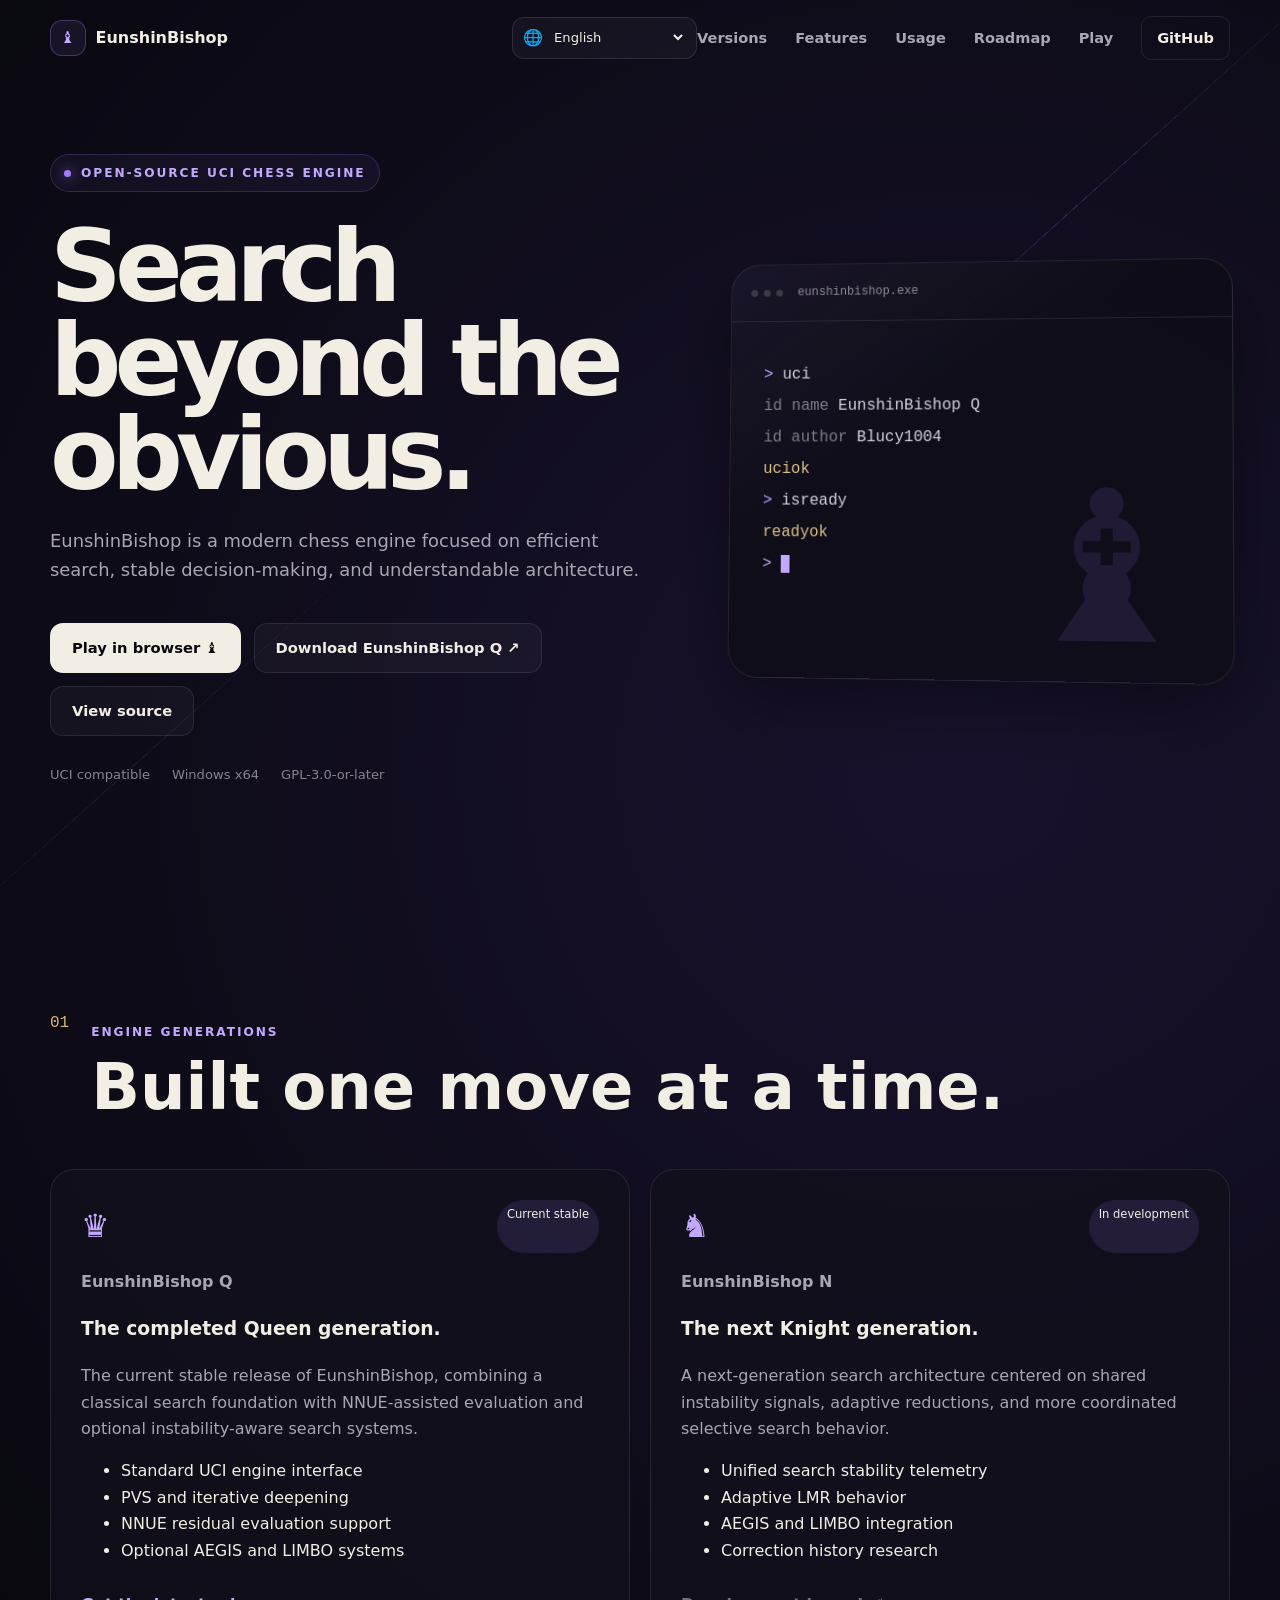
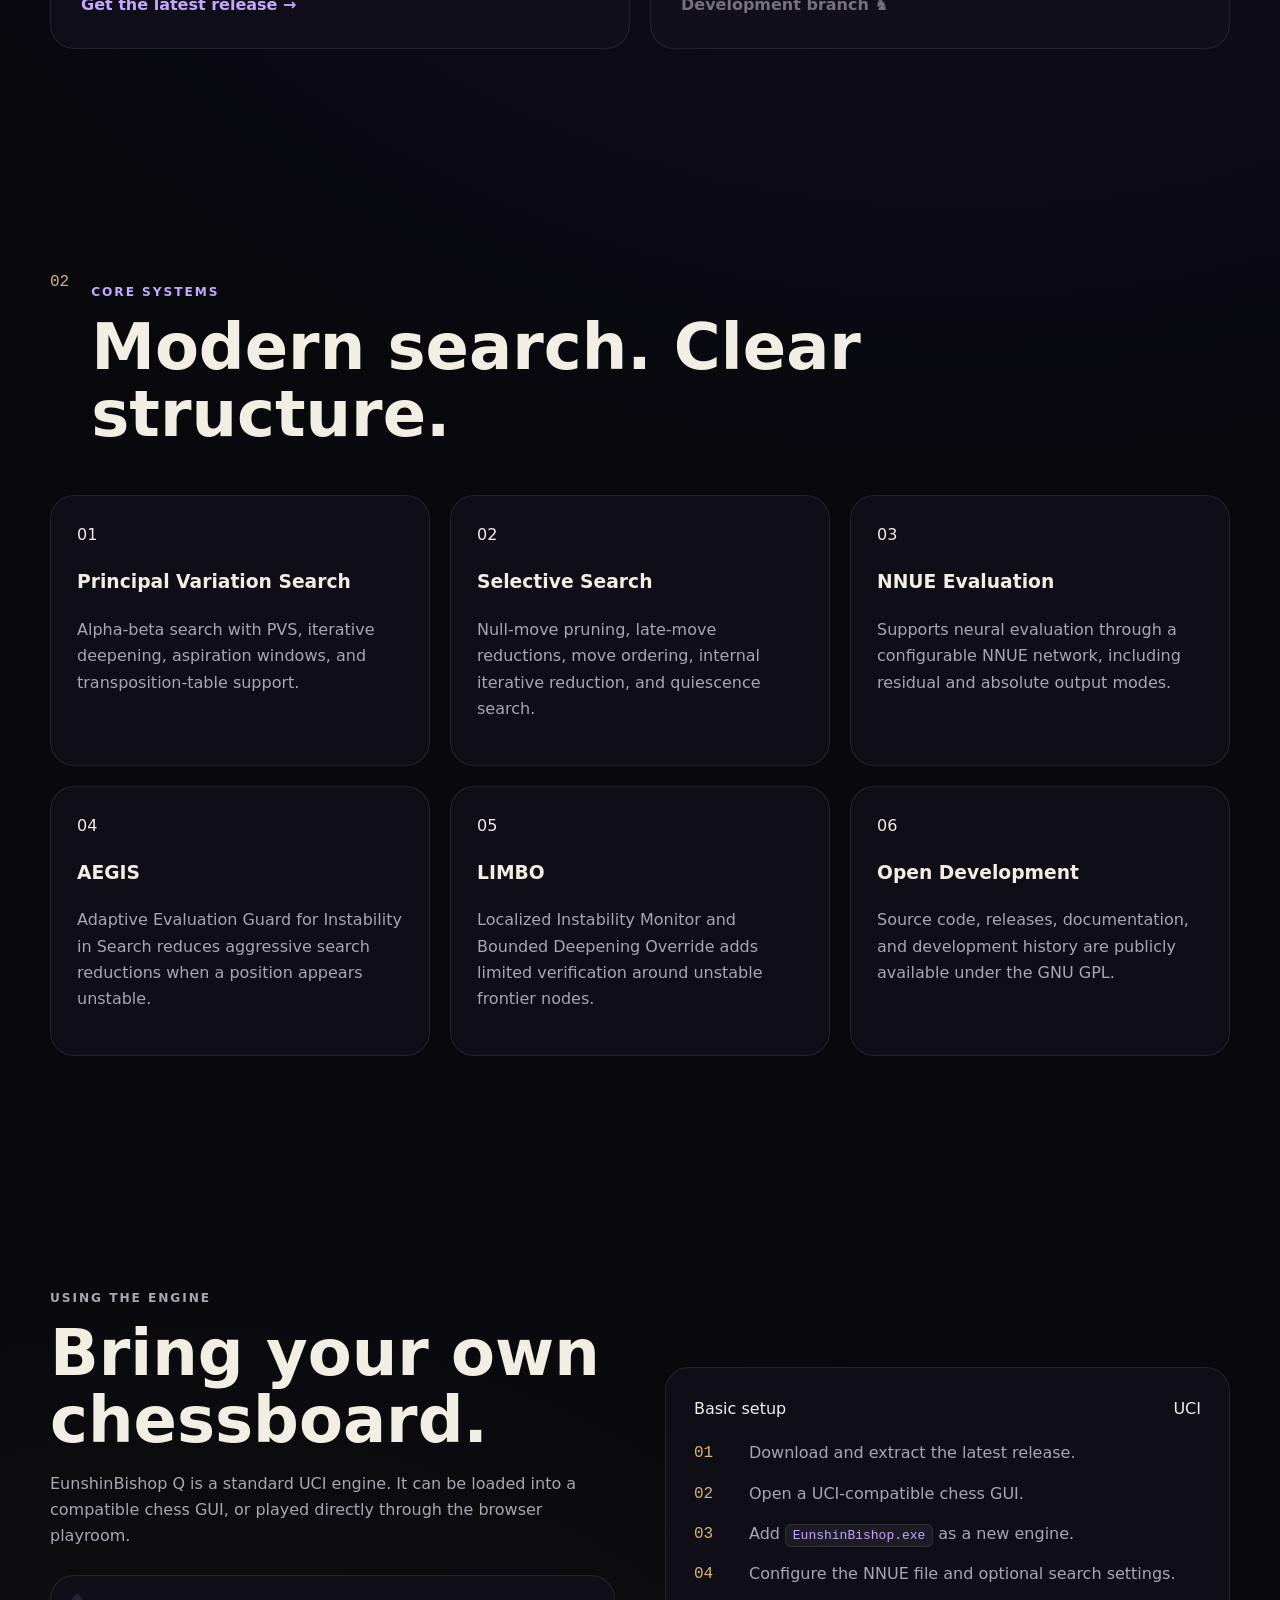
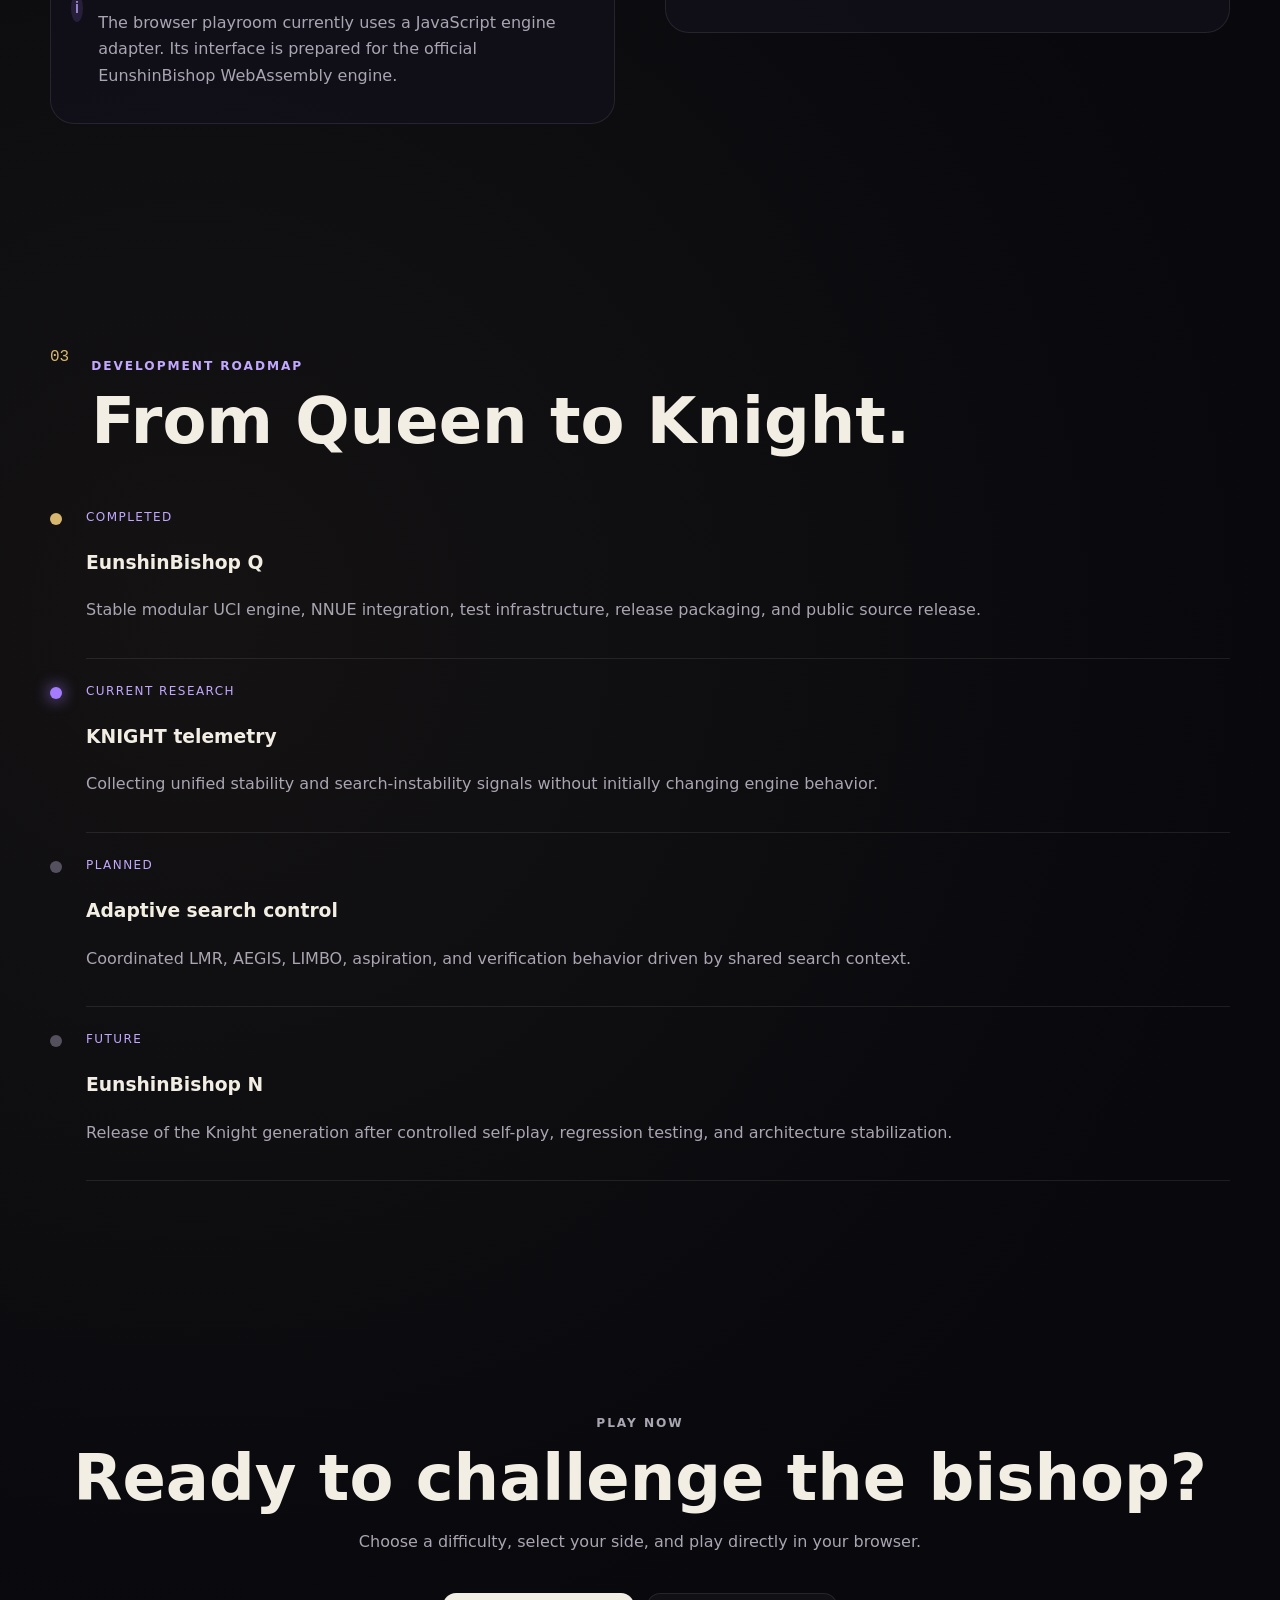
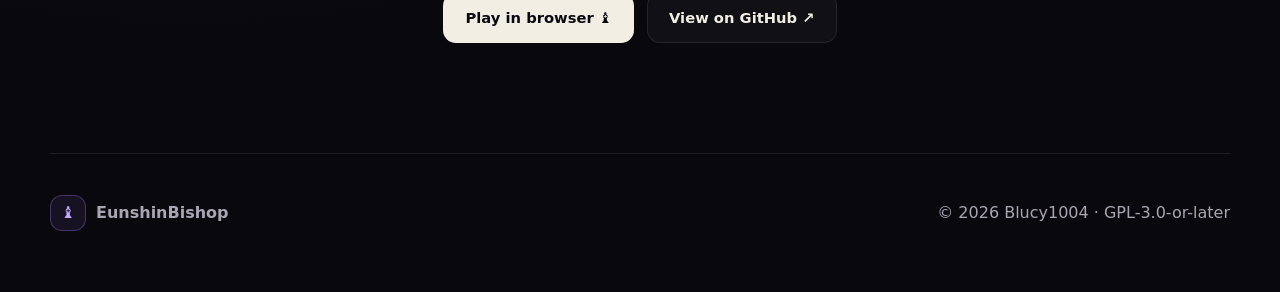
<file: docs/index.html>
<!DOCTYPE html>

<html lang="en">
<head>
<meta charset="utf-8"/>
<meta content="width=device-width, initial-scale=1.0" name="viewport"/>
<meta content="EunshinBishop is a free and open-source UCI chess engine developed by Blucy1004." name="description"/>
<title>EunshinBishop — Open Source Chess Engine</title>
<link href="style.css" rel="stylesheet"/>
</head>
<body>
<div aria-hidden="true" class="background-grid"></div>
<div aria-hidden="true" class="bishop-line bishop-line-one"></div>
<div aria-hidden="true" class="bishop-line bishop-line-two"></div>
<header class="site-header">
<a aria-label="EunshinBishop home" class="brand" href="#top">
<span class="brand-symbol">♝</span>
<span>EunshinBishop</span>
</a>
<button aria-expanded="false" aria-label="Open navigation" class="menu-button" type="button">
<span></span>
<span></span>
<span></span>
</button>
<label class="main-language-picker" for="main-language-select"><span aria-hidden="true">🌐</span><select aria-label="Language" id="main-language-select"></select></label><nav aria-label="Main navigation" class="site-nav">
<a data-i18n="navVersions" href="#versions">Versions</a>
<a data-i18n="navFeatures" href="#features">Features</a>
<a data-i18n="navUsage" href="#usage">Usage</a>
<a data-i18n="navRoadmap" href="#roadmap">Roadmap</a>
<a data-i18n="navPlay" href="play/">Play</a>
<a class="nav-github" href="https://github.com/Blucy1004/EunshinBishop" rel="noopener noreferrer" target="_blank">
        GitHub
      </a>
</nav>
</header>
<main id="top">
<section class="hero section">
<div class="hero-copy reveal">
<div class="eyebrow">
<span class="status-dot"></span>
          Open-source UCI chess engine
        </div>
<h1 data-i18n="heroTitle">
          Search beyond
          <span>the obvious.</span>
</h1>
<p class="hero-description" data-i18n="heroDescription">
          EunshinBishop is a modern chess engine focused on efficient search,
          stable decision-making, and understandable architecture.
        </p>
<div class="hero-actions">
<a class="button button-primary" data-i18n="playBrowser" href="play/">
            Play in browser
            <span aria-hidden="true">♝</span>
</a>
<a class="button button-secondary" data-i18n="downloadQ" href="https://github.com/Blucy1004/EunshinBishop/releases" rel="noopener noreferrer" target="_blank">
            Download EunshinBishop Q
            <span aria-hidden="true">↗</span>
</a>
<a class="button button-secondary" data-i18n="viewSource" href="https://github.com/Blucy1004/EunshinBishop" rel="noopener noreferrer" target="_blank">
            View source
          </a>
</div>
<div class="hero-meta">
<span data-i18n="uciCompatible">UCI compatible</span>
<span data-i18n="windowsX64">Windows x64</span>
<span>GPL-3.0-or-later</span>
</div>
</div>
<div aria-hidden="true" class="hero-visual reveal">
<div class="engine-card">
<div class="engine-card-header">
<span class="terminal-dots">
<i></i>
<i></i>
<i></i>
</span>
<span>eunshinbishop.exe</span>
</div>
<div class="terminal">
<p><span class="prompt">&gt;</span> uci</p>
<p><span class="muted">id name</span> EunshinBishop Q</p>
<p><span class="muted">id author</span> Blucy1004</p>
<p><span class="accent">uciok</span></p>
<p><span class="prompt">&gt;</span> isready</p>
<p><span class="accent">readyok</span></p>
<p class="terminal-cursor">
<span class="prompt">&gt;</span>
<span class="cursor"></span>
</p>
</div>
<div class="bishop-emblem">♝</div>
</div>
</div>
</section>
<section class="section" id="versions">
<div class="section-heading reveal">
<span class="section-number">01</span>
<div>
<p class="section-label" data-i18n="engineGenerations">Engine generations</p>
<h2 data-i18n="builtMove">Built one move at a time.</h2>
</div>
</div>
<div class="version-grid">
<article class="version-card version-current reveal">
<div class="version-topline">
<span class="piece-icon">♛</span>
<span class="version-badge" data-i18n="currentStable">Current stable</span>
</div>
<p class="version-name">EunshinBishop Q</p>
<h3 data-i18n="queenGeneration">The completed Queen generation.</h3>
<p>
            The current stable release of EunshinBishop, combining a classical
            search foundation with NNUE-assisted evaluation and optional
            instability-aware search systems.
          </p>
<ul>
<li>Standard UCI engine interface</li>
<li>PVS and iterative deepening</li>
<li>NNUE residual evaluation support</li>
<li>Optional AEGIS and LIMBO systems</li>
</ul>
<a class="text-link" data-i18n="latestRelease" href="https://github.com/Blucy1004/EunshinBishop/releases" rel="noopener noreferrer" target="_blank">
            Get the latest release
            <span>→</span>
</a>
</article>
<article class="version-card version-next reveal">
<div class="version-topline">
<span class="piece-icon">♞</span>
<span class="version-badge version-badge-next" data-i18n="inDevelopment">In development</span>
</div>
<p class="version-name">EunshinBishop N</p>
<h3 data-i18n="knightGeneration">The next Knight generation.</h3>
<p>
            A next-generation search architecture centered on shared
            instability signals, adaptive reductions, and more coordinated
            selective search behavior.
          </p>
<ul>
<li>Unified search stability telemetry</li>
<li>Adaptive LMR behavior</li>
<li>AEGIS and LIMBO integration</li>
<li>Correction history research</li>
</ul>
<span class="text-link text-link-disabled" data-i18n="developmentBranch">
            Development branch
            <span>♞</span>
</span>
</article>
</div>
</section>
<section class="section" id="features">
<div class="section-heading reveal">
<span class="section-number">02</span>
<div>
<p class="section-label" data-i18n="coreSystems">Core systems</p>
<h2 data-i18n="modernSearch">Modern search. Clear structure.</h2>
</div>
</div>
<div class="feature-grid">
<article class="feature-card reveal">
<span class="feature-index">01</span>
<h3>Principal Variation Search</h3>
<p>
            Alpha-beta search with PVS, iterative deepening, aspiration
            windows, and transposition-table support.
          </p>
</article>
<article class="feature-card reveal">
<span class="feature-index">02</span>
<h3>Selective Search</h3>
<p>
            Null-move pruning, late-move reductions, move ordering, internal
            iterative reduction, and quiescence search.
          </p>
</article>
<article class="feature-card reveal">
<span class="feature-index">03</span>
<h3>NNUE Evaluation</h3>
<p>
            Supports neural evaluation through a configurable NNUE network,
            including residual and absolute output modes.
          </p>
</article>
<article class="feature-card reveal">
<span class="feature-index">04</span>
<h3>AEGIS</h3>
<p>
            Adaptive Evaluation Guard for Instability in Search reduces
            aggressive search reductions when a position appears unstable.
          </p>
</article>
<article class="feature-card reveal">
<span class="feature-index">05</span>
<h3>LIMBO</h3>
<p>
            Localized Instability Monitor and Bounded Deepening Override adds
            limited verification around unstable frontier nodes.
          </p>
</article>
<article class="feature-card reveal">
<span class="feature-index">06</span>
<h3>Open Development</h3>
<p>
            Source code, releases, documentation, and development history are
            publicly available under the GNU GPL.
          </p>
</article>
</div>
</section>
<section class="section usage-section" id="usage">
<div class="usage-content reveal">
<p class="section-label" data-i18n="usingEngine">Using the engine</p>
<h2 data-i18n="bringBoard">
          Bring your own
          <span>chessboard.</span>
</h2>
<p>
          EunshinBishop Q is a standard UCI engine. It can be loaded into a
          compatible chess GUI, or played directly through the browser
          playroom.
        </p>
<div class="usage-notice">
<span class="notice-icon">i</span>
<p>
            The browser playroom currently uses a JavaScript engine adapter.
            Its interface is prepared for the official EunshinBishop
            WebAssembly engine.
          </p>
</div>
</div>
<div class="uci-panel reveal">
<div class="uci-panel-title">
<span data-i18n="basicSetup">Basic setup</span>
<span class="uci-language">UCI</span>
</div>
<ol>
<li>
<span class="uci-step-number">01</span>
<span class="uci-step-text">Download and extract the latest release.</span>
</li>
<li>
<span class="uci-step-number">02</span>
<span class="uci-step-text">Open a UCI-compatible chess GUI.</span>
</li>
<li>
<span class="uci-step-number">03</span>
<span class="uci-step-text">Add <code>EunshinBishop.exe</code> as a new engine.</span>
</li>
<li>
<span class="uci-step-number">04</span>
<span class="uci-step-text">Configure the NNUE file and optional search settings.</span>
</li>
</ol>
</div>
</section>
<section class="section" id="roadmap">
<div class="section-heading reveal">
<span class="section-number">03</span>
<div>
<p class="section-label" data-i18n="developmentRoadmap">Development roadmap</p>
<h2 data-i18n="queenToKnight">From Queen to Knight.</h2>
</div>
</div>
<div class="roadmap">
<div class="roadmap-item roadmap-complete reveal">
<div class="roadmap-marker"></div>
<div class="roadmap-content">
<span data-i18n="completed">Completed</span>
<h3>EunshinBishop Q</h3>
<p>
              Stable modular UCI engine, NNUE integration, test infrastructure,
              release packaging, and public source release.
            </p>
</div>
</div>
<div class="roadmap-item roadmap-active reveal">
<div class="roadmap-marker"></div>
<div class="roadmap-content">
<span data-i18n="currentResearch">Current research</span>
<h3>KNIGHT telemetry</h3>
<p>
              Collecting unified stability and search-instability signals
              without initially changing engine behavior.
            </p>
</div>
</div>
<div class="roadmap-item reveal">
<div class="roadmap-marker"></div>
<div class="roadmap-content">
<span data-i18n="planned">Planned</span>
<h3>Adaptive search control</h3>
<p>
              Coordinated LMR, AEGIS, LIMBO, aspiration, and verification
              behavior driven by shared search context.
            </p>
</div>
</div>
<div class="roadmap-item reveal">
<div class="roadmap-marker"></div>
<div class="roadmap-content">
<span data-i18n="future">Future</span>
<h3>EunshinBishop N</h3>
<p>
              Release of the Knight generation after controlled self-play,
              regression testing, and architecture stabilization.
            </p>
</div>
</div>
</div>
</section>
<section class="section final-cta reveal">
<p class="section-label" data-i18n="playNow">Play now</p>
<h2 data-i18n="readyChallenge">Ready to challenge the bishop?</h2>
<p data-i18n="chooseDifficulty">
        Choose a difficulty, select your side, and play directly in your browser.
      </p>
<div class="hero-actions">
<a class="button button-primary" data-i18n="playBrowser" href="play/">
          Play in browser
          <span aria-hidden="true">♝</span>
</a>
<a class="button button-secondary" data-i18n="viewGithub" href="https://github.com/Blucy1004/EunshinBishop" rel="noopener noreferrer" target="_blank">
          View on GitHub
          <span aria-hidden="true">↗</span>
</a>
</div>
</section>
</main>
<footer class="site-footer">
<a class="brand" href="#top">
<span class="brand-symbol">♝</span>
<span>EunshinBishop</span>
</a>
<p>
      © <span id="current-year"></span> Blucy1004 · GPL-3.0-or-later
    </p>
</footer>
<script src="main-i18n.js"></script><script src="script.js"></script>
</body>
</html>
</file>
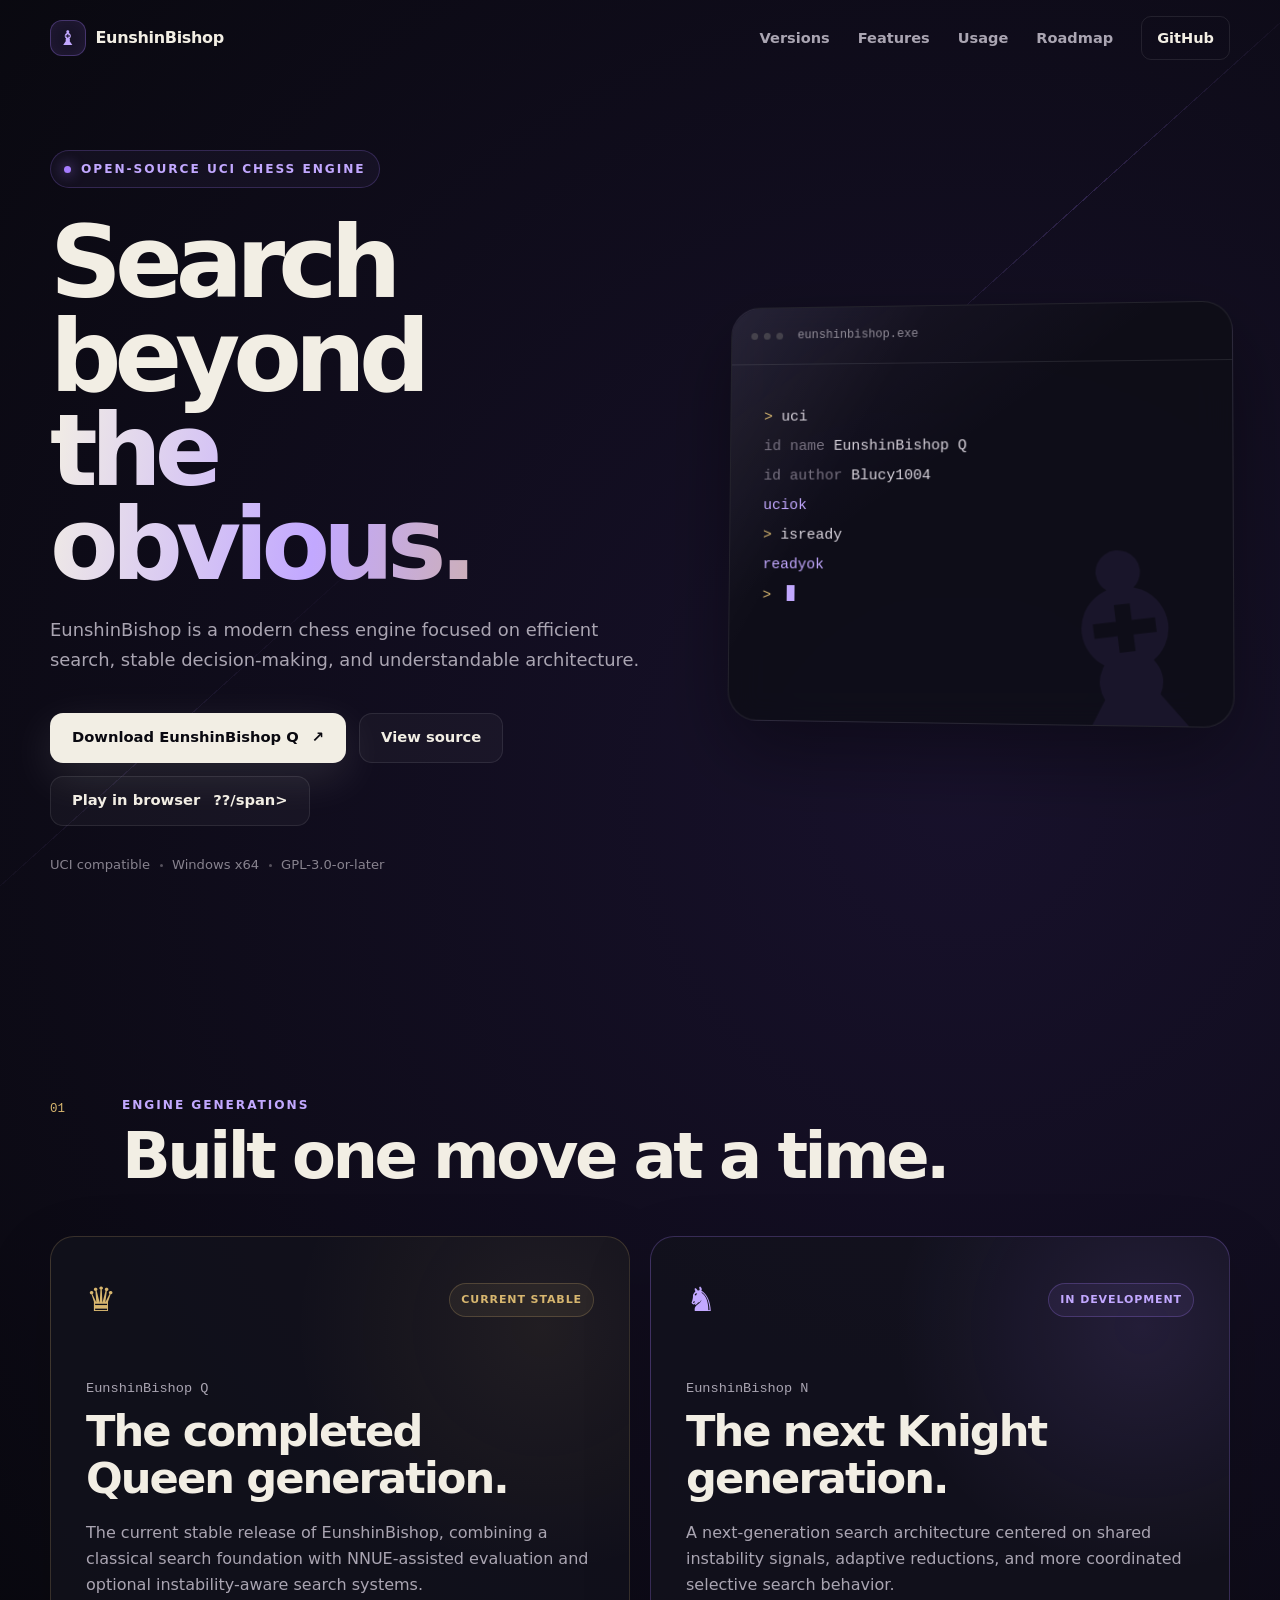
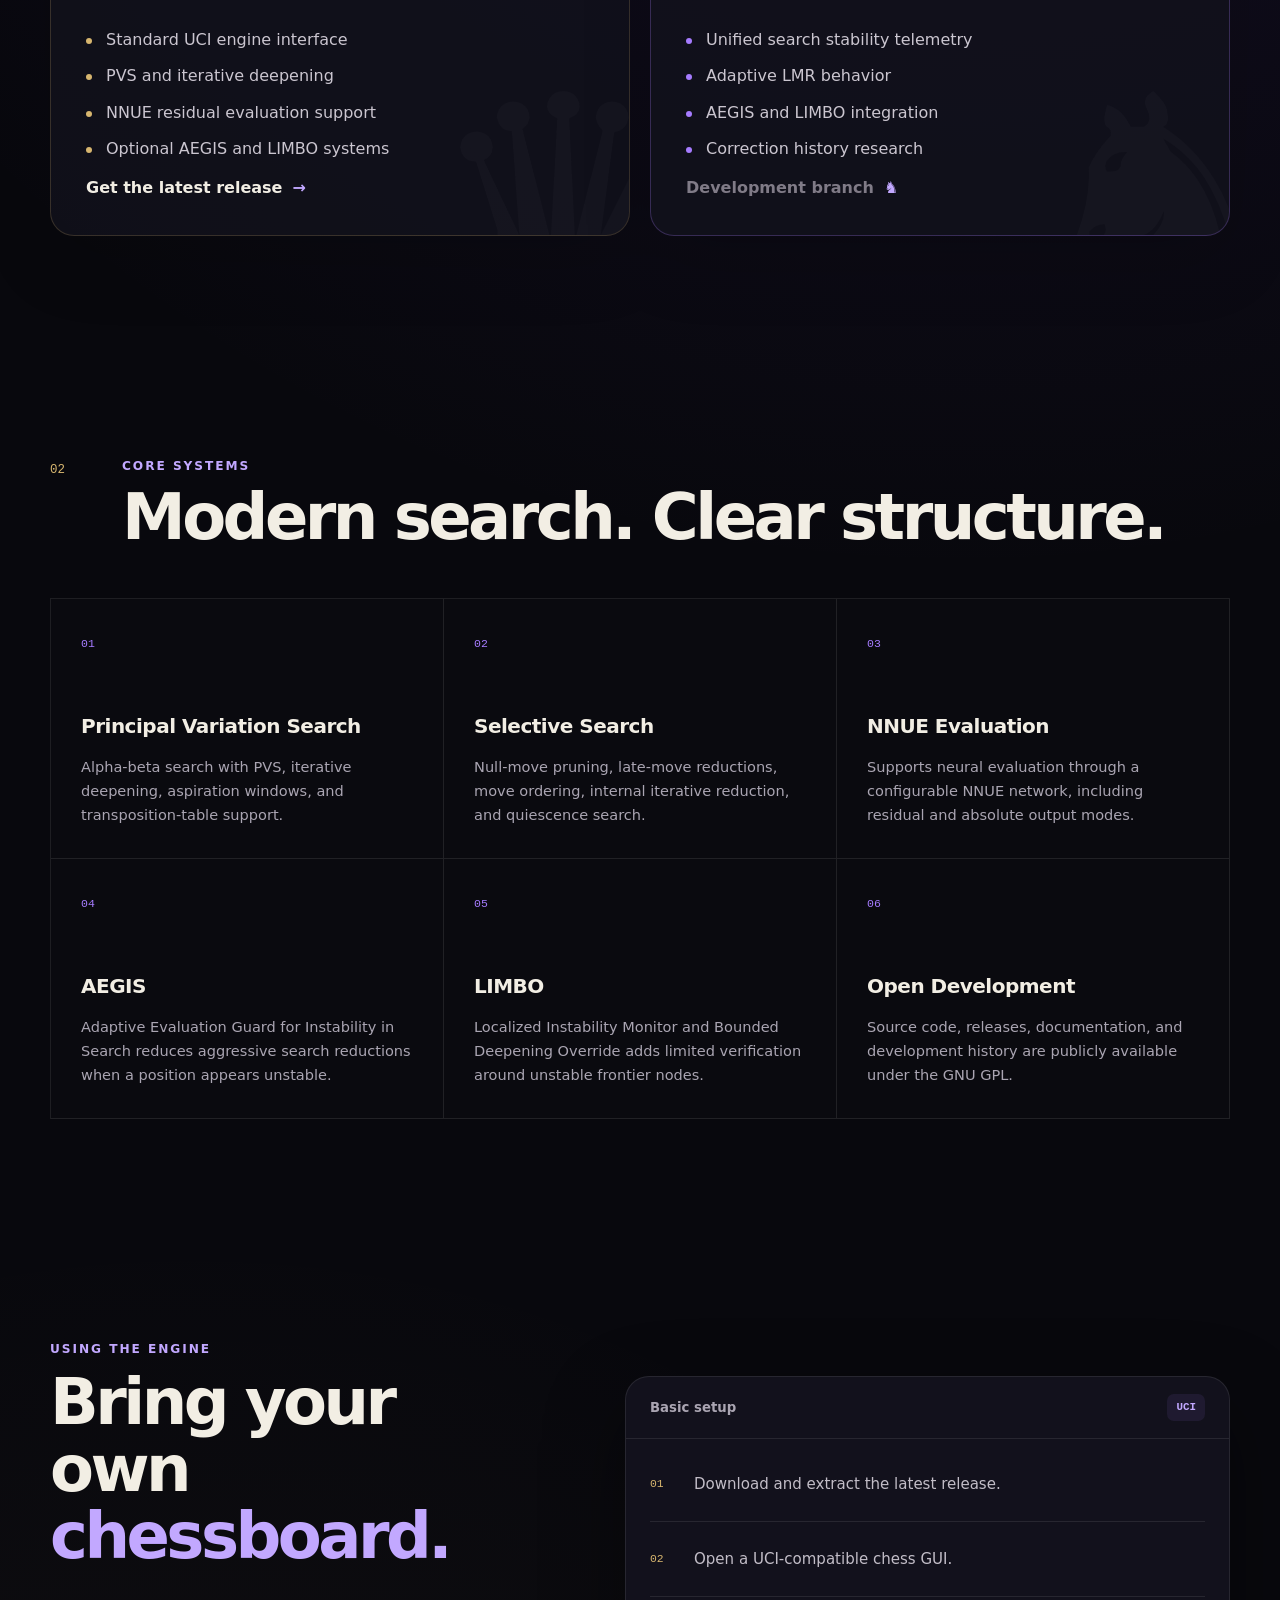
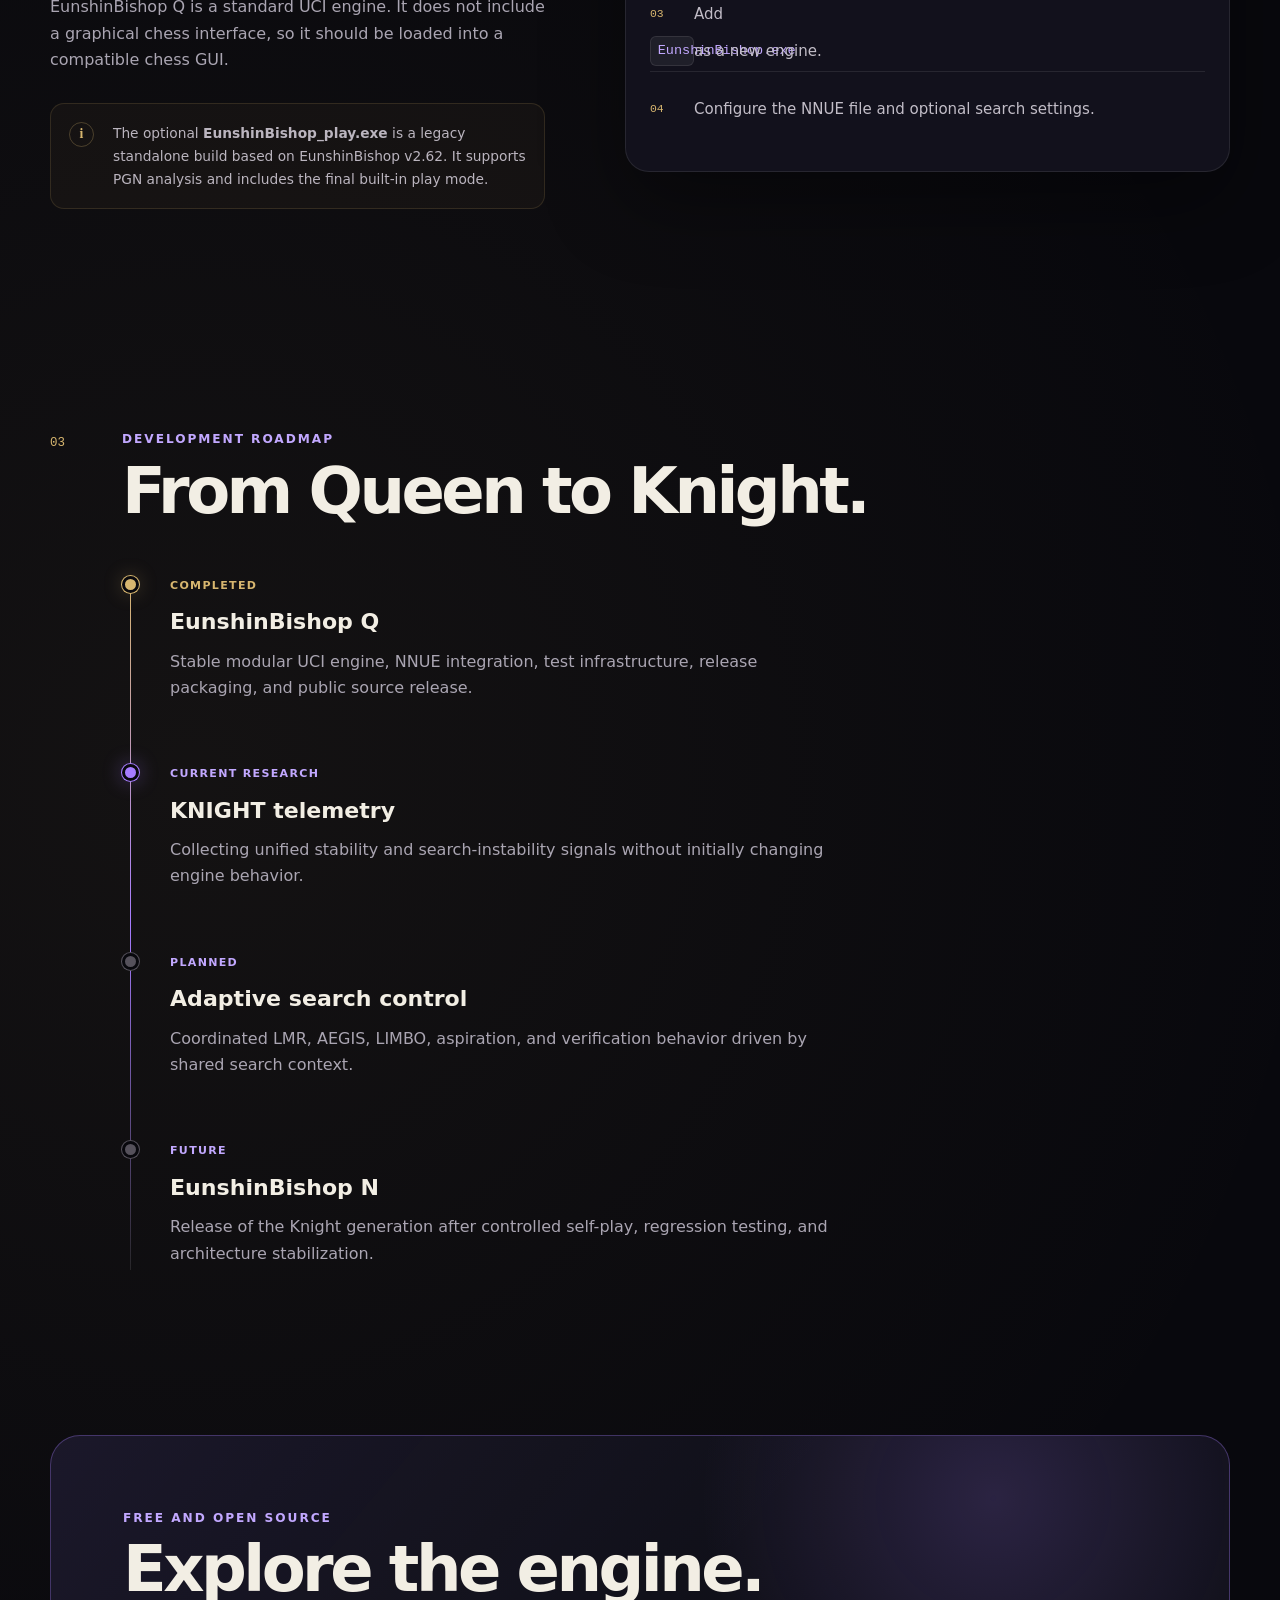
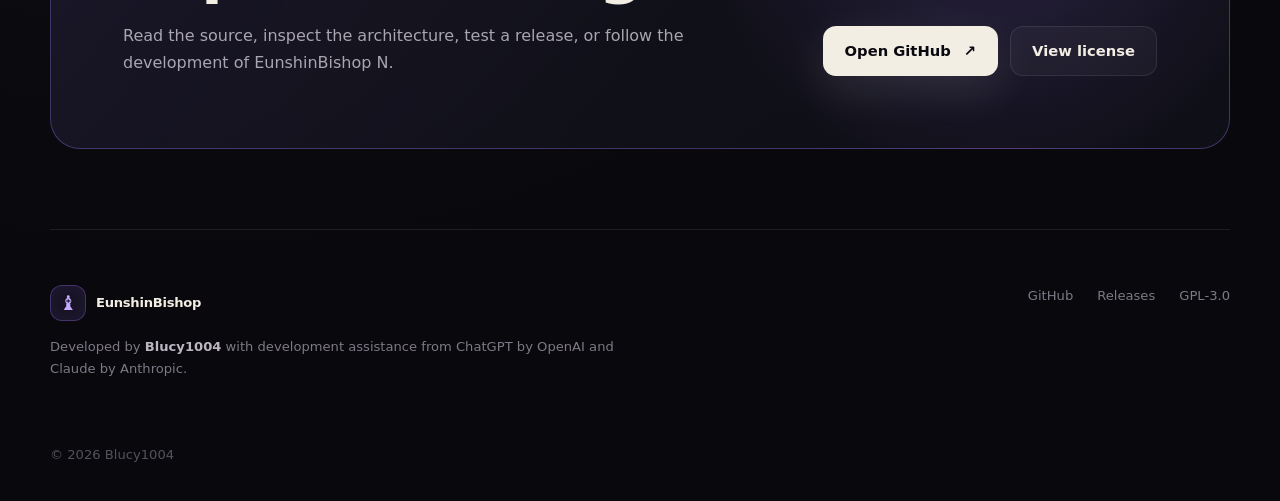
<file: docs/docs/index.html>
﻿<!DOCTYPE html>
<html lang="en">
<head>
  <meta charset="UTF-8">
  <meta name="viewport" content="width=device-width, initial-scale=1.0">

  <meta
    name="description"
    content="EunshinBishop is a free and open-source UCI chess engine developed by Blucy1004."
  >

  <title>EunshinBishop — Open Source Chess Engine</title>

  <link rel="stylesheet" href="style.css">
</head>

<body>
  <div class="background-grid" aria-hidden="true"></div>
  <div class="bishop-line bishop-line-one" aria-hidden="true"></div>
  <div class="bishop-line bishop-line-two" aria-hidden="true"></div>

  <header class="site-header">
    <a class="brand" href="#top" aria-label="EunshinBishop home">
      <span class="brand-symbol">♝</span>
      <span>EunshinBishop</span>
    </a>

    <button
      class="menu-button"
      type="button"
      aria-label="Open navigation"
      aria-expanded="false"
    >
      <span></span>
      <span></span>
      <span></span>
    </button>

    <nav class="site-nav" aria-label="Main navigation">
      <a href="#versions">Versions</a>
      <a href="#features">Features</a>
      <a href="#usage">Usage</a>
      <a href="#roadmap">Roadmap</a>
      <a
        class="nav-github"
        href="https://github.com/Blucy1004/EunshinBishop"
        target="_blank"
        rel="noopener noreferrer"
      >
        GitHub
      </a>
    </nav>
  </header>

  <main id="top">
    <section class="hero section">
      <div class="hero-copy reveal">
        <div class="eyebrow">
          <span class="status-dot"></span>
          Open-source UCI chess engine
        </div>

        <h1>
          Search beyond
          <span>the obvious.</span>
        </h1>

        <p class="hero-description">
          EunshinBishop is a modern chess engine focused on efficient search,
          stable decision-making, and understandable architecture.
        </p>

        <div class="hero-actions">
          <a
            class="button button-primary"
            href="https://github.com/Blucy1004/EunshinBishop/releases"
            target="_blank"
            rel="noopener noreferrer"
          >
            Download EunshinBishop Q
            <span aria-hidden="true">↗</span>
          </a>

          <a
            class="button button-secondary"
            href="https://github.com/Blucy1004/EunshinBishop"
            target="_blank"
            rel="noopener noreferrer"
          >
            View source
          </a>
          <a
            class="button button-secondary"
            href="play/"
          >
            Play in browser
            <span aria-hidden="true">??/span>
          </a>
        </div>

        <div class="hero-meta">
          <span>UCI compatible</span>
          <span>Windows x64</span>
          <span>GPL-3.0-or-later</span>
        </div>
      </div>

      <div class="hero-visual reveal" aria-hidden="true">
        <div class="engine-card">
          <div class="engine-card-header">
            <span class="terminal-dots">
              <i></i>
              <i></i>
              <i></i>
            </span>

            <span>eunshinbishop.exe</span>
          </div>

          <div class="terminal">
            <p><span class="prompt">&gt;</span> uci</p>
            <p><span class="muted">id name</span> EunshinBishop Q</p>
            <p><span class="muted">id author</span> Blucy1004</p>
            <p><span class="accent">uciok</span></p>
            <p><span class="prompt">&gt;</span> isready</p>
            <p><span class="accent">readyok</span></p>
            <p class="terminal-cursor">
              <span class="prompt">&gt;</span>
              <span class="cursor"></span>
            </p>
          </div>

          <div class="bishop-emblem">♝</div>
        </div>
      </div>
    </section>

    <section id="versions" class="section">
      <div class="section-heading reveal">
        <span class="section-number">01</span>

        <div>
          <p class="section-label">Engine generations</p>
          <h2>Built one move at a time.</h2>
        </div>
      </div>

      <div class="version-grid">
        <article class="version-card version-current reveal">
          <div class="version-topline">
            <span class="piece-icon">♛</span>
            <span class="version-badge">Current stable</span>
          </div>

          <p class="version-name">EunshinBishop Q</p>

          <h3>The completed Queen generation.</h3>

          <p>
            The current stable release of EunshinBishop, combining a classical
            search foundation with NNUE-assisted evaluation and optional
            instability-aware search systems.
          </p>

          <ul>
            <li>Standard UCI engine interface</li>
            <li>PVS and iterative deepening</li>
            <li>NNUE residual evaluation support</li>
            <li>Optional AEGIS and LIMBO systems</li>
          </ul>

          <a
            class="text-link"
            href="https://github.com/Blucy1004/EunshinBishop/releases"
            target="_blank"
            rel="noopener noreferrer"
          >
            Get the latest release
            <span>→</span>
          </a>
        </article>

        <article class="version-card version-next reveal">
          <div class="version-topline">
            <span class="piece-icon">♞</span>
            <span class="version-badge version-badge-next">In development</span>
          </div>

          <p class="version-name">EunshinBishop N</p>

          <h3>The next Knight generation.</h3>

          <p>
            A next-generation search architecture centered on shared
            instability signals, adaptive reductions, and more coordinated
            selective search behavior.
          </p>

          <ul>
            <li>Unified search stability telemetry</li>
            <li>Adaptive LMR behavior</li>
            <li>AEGIS and LIMBO integration</li>
            <li>Correction history research</li>
          </ul>

          <span class="text-link text-link-disabled">
            Development branch
            <span>♞</span>
          </span>
        </article>
      </div>
    </section>

    <section id="features" class="section">
      <div class="section-heading reveal">
        <span class="section-number">02</span>

        <div>
          <p class="section-label">Core systems</p>
          <h2>Modern search. Clear structure.</h2>
        </div>
      </div>

      <div class="feature-grid">
        <article class="feature-card reveal">
          <span class="feature-index">01</span>
          <h3>Principal Variation Search</h3>
          <p>
            Alpha-beta search with PVS, iterative deepening, aspiration
            windows, and transposition-table support.
          </p>
        </article>

        <article class="feature-card reveal">
          <span class="feature-index">02</span>
          <h3>Selective Search</h3>
          <p>
            Null-move pruning, late-move reductions, move ordering, internal
            iterative reduction, and quiescence search.
          </p>
        </article>

        <article class="feature-card reveal">
          <span class="feature-index">03</span>
          <h3>NNUE Evaluation</h3>
          <p>
            Supports neural evaluation through a configurable NNUE network,
            including residual and absolute output modes.
          </p>
        </article>

        <article class="feature-card reveal">
          <span class="feature-index">04</span>
          <h3>AEGIS</h3>
          <p>
            Adaptive Evaluation Guard for Instability in Search reduces
            aggressive search reductions when a position appears unstable.
          </p>
        </article>

        <article class="feature-card reveal">
          <span class="feature-index">05</span>
          <h3>LIMBO</h3>
          <p>
            Localized Instability Monitor and Bounded Deepening Override adds
            limited verification around unstable frontier nodes.
          </p>
        </article>

        <article class="feature-card reveal">
          <span class="feature-index">06</span>
          <h3>Open Development</h3>
          <p>
            Source code, releases, documentation, and development history are
            publicly available under the GNU GPL.
          </p>
        </article>
      </div>
    </section>

    <section id="usage" class="section usage-section">
      <div class="usage-content reveal">
        <p class="section-label">Using the engine</p>

        <h2>
          Bring your own
          <span>chessboard.</span>
        </h2>

        <p>
          EunshinBishop Q is a standard UCI engine. It does not include a
          graphical chess interface, so it should be loaded into a compatible
          chess GUI.
        </p>

        <div class="usage-notice">
          <span class="notice-icon">i</span>

          <p>
            The optional <strong>EunshinBishop_play.exe</strong> is a legacy
            standalone build based on EunshinBishop v2.62. It supports PGN
            analysis and includes the final built-in play mode.
          </p>
        </div>
      </div>

      <div class="uci-panel reveal">
        <div class="uci-panel-title">
          <span>Basic setup</span>
          <span class="uci-language">UCI</span>
        </div>

        <ol>
          <li>
            <span>01</span>
            Download and extract the latest release.
          </li>
          <li>
            <span>02</span>
            Open a UCI-compatible chess GUI.
          </li>
          <li>
            <span>03</span>
            Add <code>EunshinBishop.exe</code> as a new engine.
          </li>
          <li>
            <span>04</span>
            Configure the NNUE file and optional search settings.
          </li>
        </ol>
      </div>
    </section>

    <section id="roadmap" class="section">
      <div class="section-heading reveal">
        <span class="section-number">03</span>

        <div>
          <p class="section-label">Development roadmap</p>
          <h2>From Queen to Knight.</h2>
        </div>
      </div>

      <div class="roadmap">
        <div class="roadmap-item roadmap-complete reveal">
          <div class="roadmap-marker"></div>

          <div class="roadmap-content">
            <span>Completed</span>
            <h3>EunshinBishop Q</h3>
            <p>
              Stable modular UCI engine, NNUE integration, test infrastructure,
              release packaging, and public source release.
            </p>
          </div>
        </div>

        <div class="roadmap-item roadmap-active reveal">
          <div class="roadmap-marker"></div>

          <div class="roadmap-content">
            <span>Current research</span>
            <h3>KNIGHT telemetry</h3>
            <p>
              Collecting unified stability and search-instability signals
              without initially changing engine behavior.
            </p>
          </div>
        </div>

        <div class="roadmap-item reveal">
          <div class="roadmap-marker"></div>

          <div class="roadmap-content">
            <span>Planned</span>
            <h3>Adaptive search control</h3>
            <p>
              Coordinated LMR, AEGIS, LIMBO, aspiration, and verification
              behavior driven by shared search context.
            </p>
          </div>
        </div>

        <div class="roadmap-item reveal">
          <div class="roadmap-marker"></div>

          <div class="roadmap-content">
            <span>Future</span>
            <h3>EunshinBishop N</h3>
            <p>
              Release of the Knight generation after controlled self-play,
              regression testing, and architecture stabilization.
            </p>
          </div>
        </div>
      </div>
    </section>

    <section class="section final-cta reveal">
      <div>
        <p class="section-label">Free and open source</p>
        <h2>Explore the engine.</h2>

        <p>
          Read the source, inspect the architecture, test a release, or follow
          the development of EunshinBishop N.
        </p>
      </div>

      <div class="final-actions">
        <a
          class="button button-primary"
          href="https://github.com/Blucy1004/EunshinBishop"
          target="_blank"
          rel="noopener noreferrer"
        >
          Open GitHub
          <span>↗</span>
        </a>

        <a
          class="button button-secondary"
          href="https://github.com/Blucy1004/EunshinBishop/blob/main/LICENSE"
          target="_blank"
          rel="noopener noreferrer"
        >
          View license
        </a>
      </div>
    </section>
  </main>

  <footer class="site-footer">
    <div>
      <a class="brand footer-brand" href="#top">
        <span class="brand-symbol">♝</span>
        <span>EunshinBishop</span>
      </a>

      <p>
        Developed by <strong>Blucy1004</strong> with development assistance
        from ChatGPT by OpenAI and Claude by Anthropic.
      </p>
    </div>

    <div class="footer-links">
      <a
        href="https://github.com/Blucy1004/EunshinBishop"
        target="_blank"
        rel="noopener noreferrer"
      >
        GitHub
      </a>

      <a
        href="https://github.com/Blucy1004/EunshinBishop/releases"
        target="_blank"
        rel="noopener noreferrer"
      >
        Releases
      </a>

      <a
        href="https://github.com/Blucy1004/EunshinBishop/blob/main/LICENSE"
        target="_blank"
        rel="noopener noreferrer"
      >
        GPL-3.0
      </a>
    </div>

    <p class="copyright">
      © <span id="current-year"></span> Blucy1004
    </p>
  </footer>

  <script src="script.js"></script>
</body>
</html>
</file>
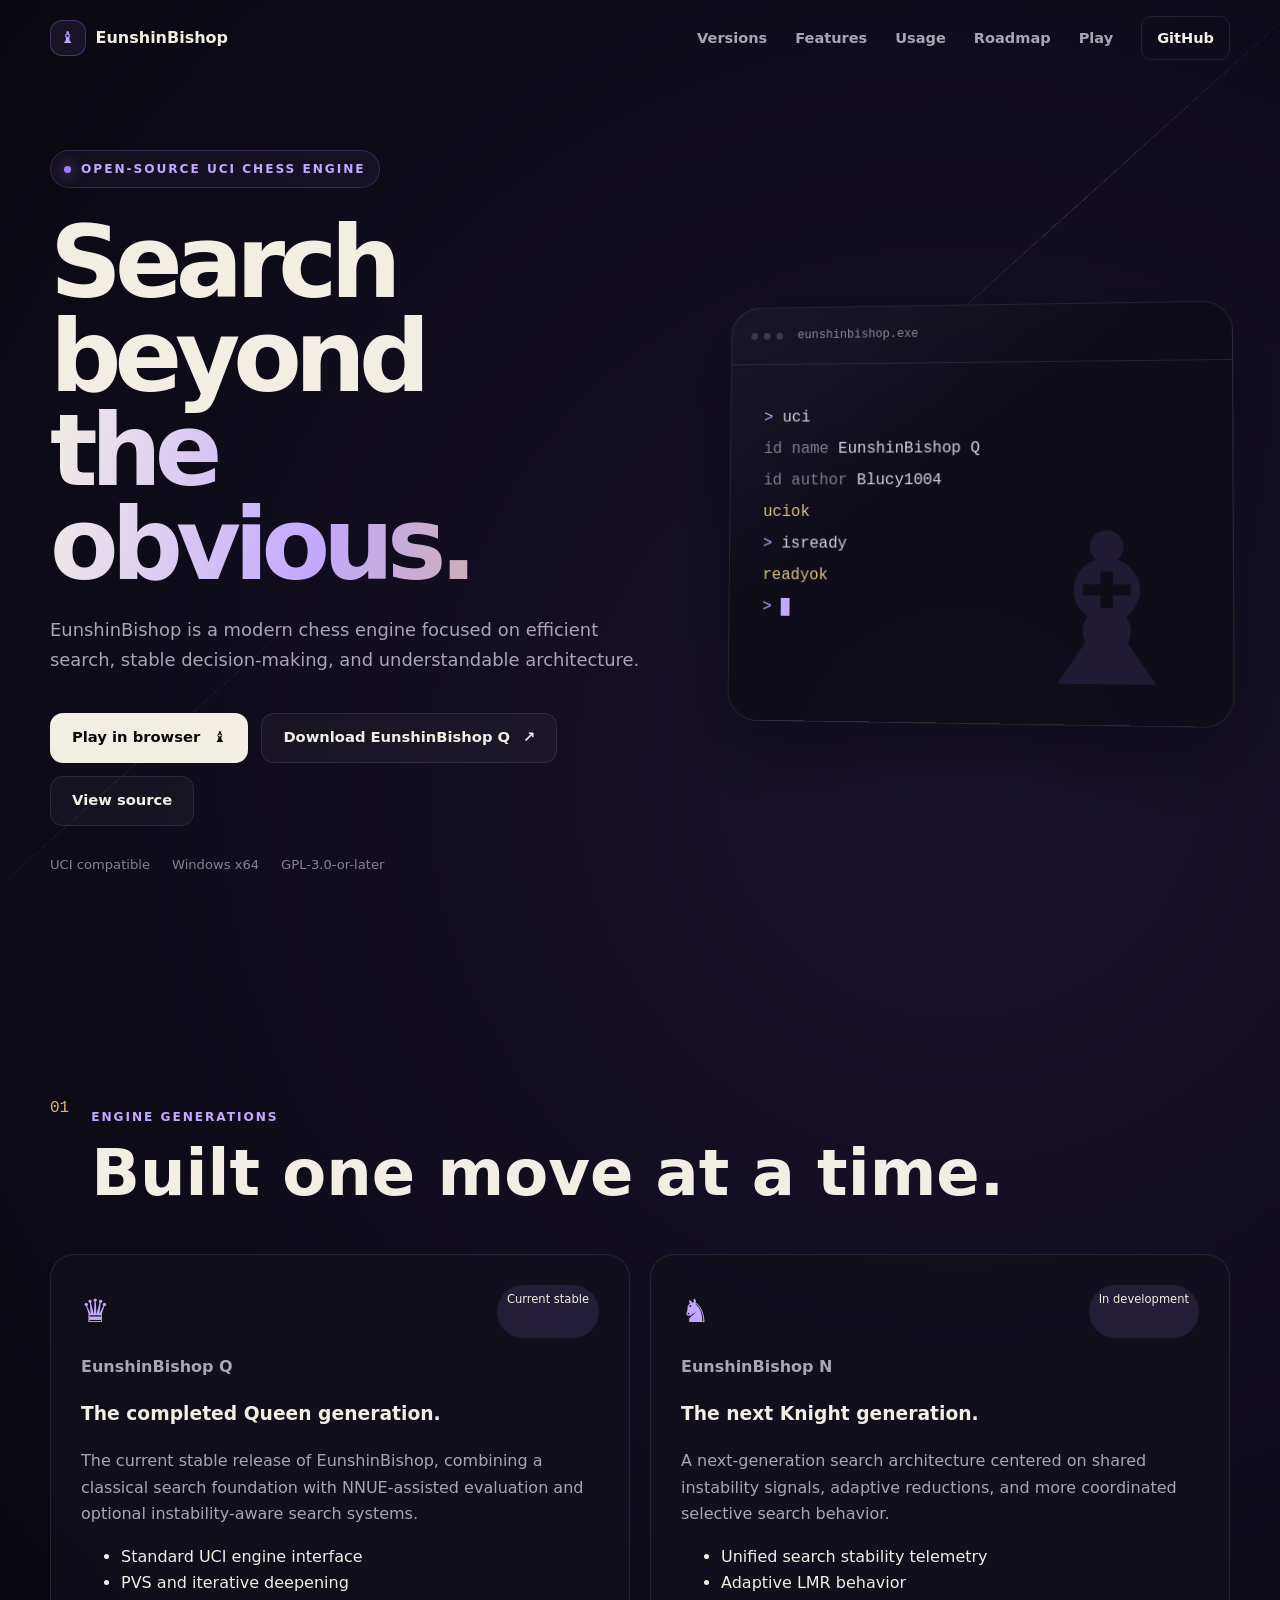
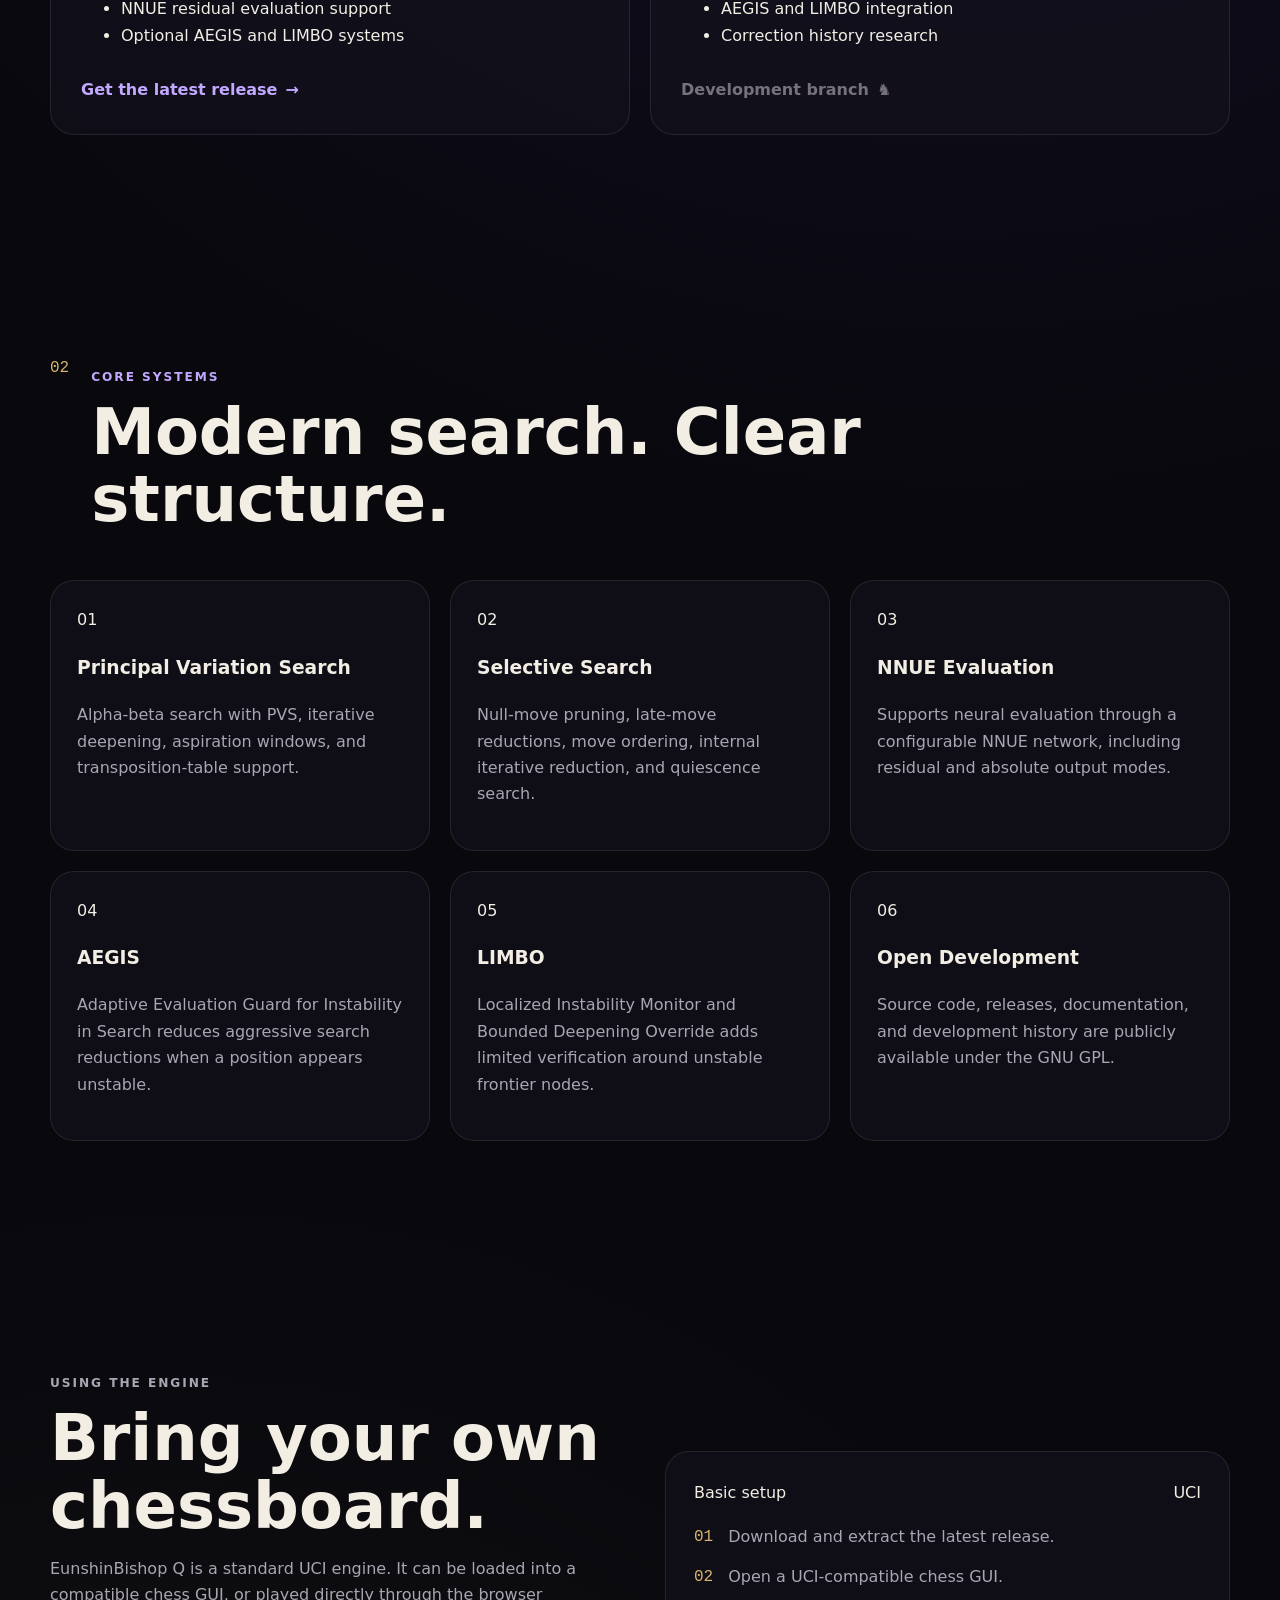
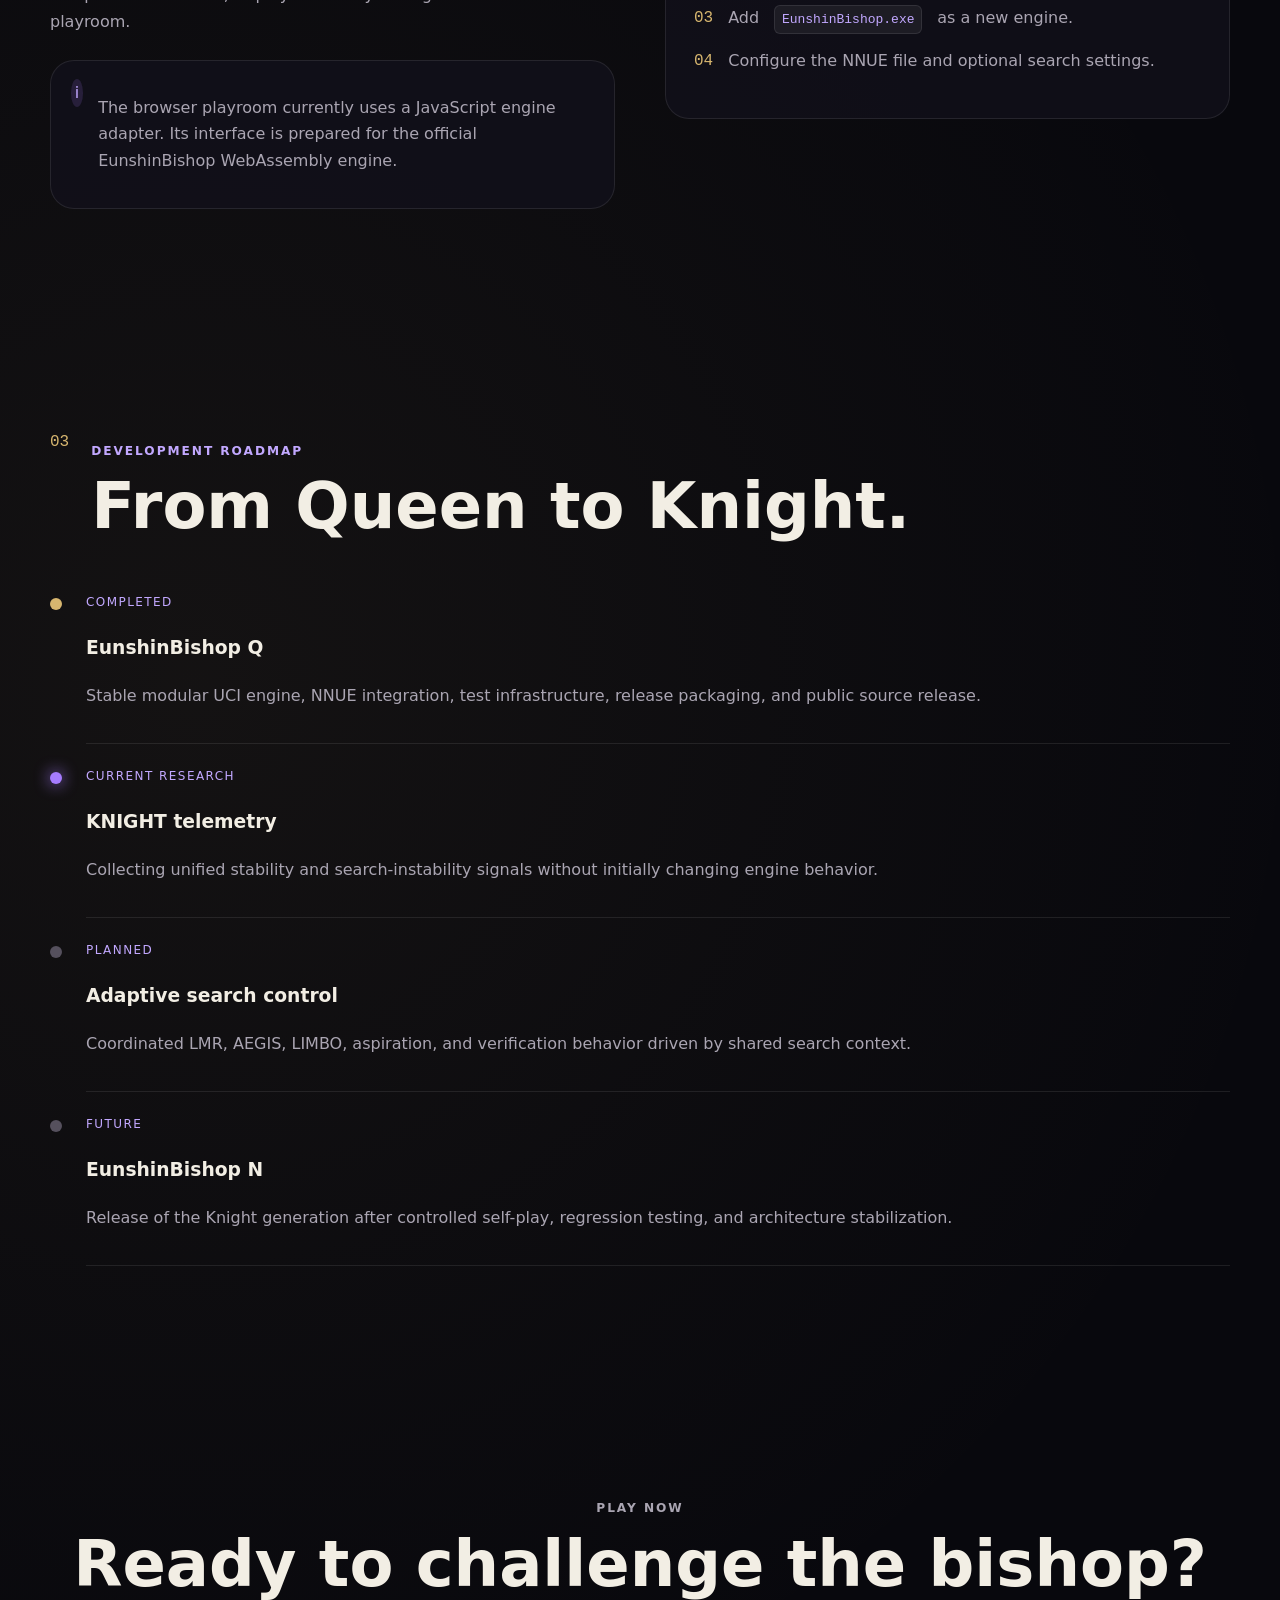
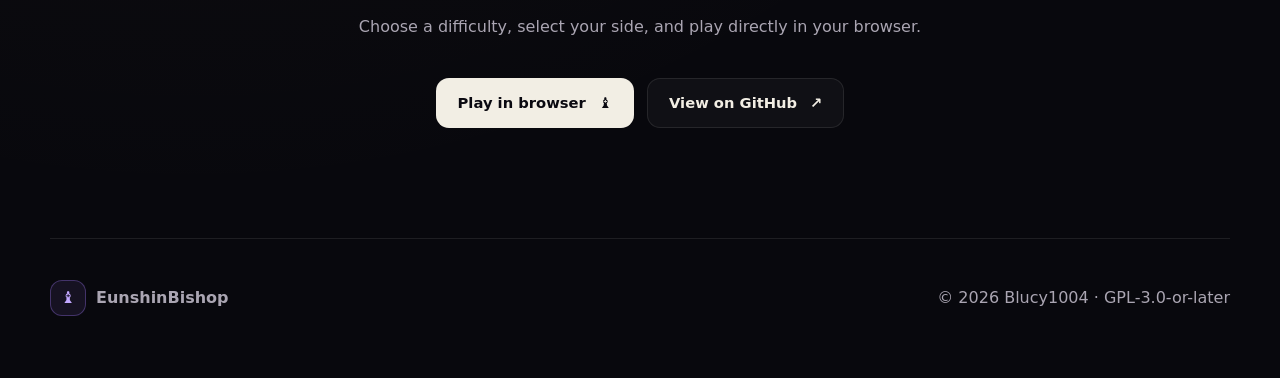
<file: docs/EunshinBishop_Complete_Website_With_Playroom_v2/docs/index.html>
<!DOCTYPE html>
<html lang="en">
<head>
  <meta charset="UTF-8">
  <meta name="viewport" content="width=device-width, initial-scale=1.0">

  <meta
    name="description"
    content="EunshinBishop is a free and open-source UCI chess engine developed by Blucy1004."
  >

  <title>EunshinBishop — Open Source Chess Engine</title>
  <link rel="stylesheet" href="style.css">
</head>

<body>
  <div class="background-grid" aria-hidden="true"></div>
  <div class="bishop-line bishop-line-one" aria-hidden="true"></div>
  <div class="bishop-line bishop-line-two" aria-hidden="true"></div>

  <header class="site-header">
    <a class="brand" href="#top" aria-label="EunshinBishop home">
      <span class="brand-symbol">♝</span>
      <span>EunshinBishop</span>
    </a>

    <button
      class="menu-button"
      type="button"
      aria-label="Open navigation"
      aria-expanded="false"
    >
      <span></span>
      <span></span>
      <span></span>
    </button>

    <nav class="site-nav" aria-label="Main navigation">
      <a href="#versions">Versions</a>
      <a href="#features">Features</a>
      <a href="#usage">Usage</a>
      <a href="#roadmap">Roadmap</a>
      <a href="play/">Play</a>
      <a
        class="nav-github"
        href="https://github.com/Blucy1004/EunshinBishop"
        target="_blank"
        rel="noopener noreferrer"
      >
        GitHub
      </a>
    </nav>
  </header>

  <main id="top">
    <section class="hero section">
      <div class="hero-copy reveal">
        <div class="eyebrow">
          <span class="status-dot"></span>
          Open-source UCI chess engine
        </div>

        <h1>
          Search beyond
          <span>the obvious.</span>
        </h1>

        <p class="hero-description">
          EunshinBishop is a modern chess engine focused on efficient search,
          stable decision-making, and understandable architecture.
        </p>

        <div class="hero-actions">
          <a
            class="button button-primary"
            href="play/"
          >
            Play in browser
            <span aria-hidden="true">♝</span>
          </a>

          <a
            class="button button-secondary"
            href="https://github.com/Blucy1004/EunshinBishop/releases"
            target="_blank"
            rel="noopener noreferrer"
          >
            Download EunshinBishop Q
            <span aria-hidden="true">↗</span>
          </a>

          <a
            class="button button-secondary"
            href="https://github.com/Blucy1004/EunshinBishop"
            target="_blank"
            rel="noopener noreferrer"
          >
            View source
          </a>
        </div>

        <div class="hero-meta">
          <span>UCI compatible</span>
          <span>Windows x64</span>
          <span>GPL-3.0-or-later</span>
        </div>
      </div>

      <div class="hero-visual reveal" aria-hidden="true">
        <div class="engine-card">
          <div class="engine-card-header">
            <span class="terminal-dots">
              <i></i>
              <i></i>
              <i></i>
            </span>

            <span>eunshinbishop.exe</span>
          </div>

          <div class="terminal">
            <p><span class="prompt">&gt;</span> uci</p>
            <p><span class="muted">id name</span> EunshinBishop Q</p>
            <p><span class="muted">id author</span> Blucy1004</p>
            <p><span class="accent">uciok</span></p>
            <p><span class="prompt">&gt;</span> isready</p>
            <p><span class="accent">readyok</span></p>
            <p class="terminal-cursor">
              <span class="prompt">&gt;</span>
              <span class="cursor"></span>
            </p>
          </div>

          <div class="bishop-emblem">♝</div>
        </div>
      </div>
    </section>

    <section id="versions" class="section">
      <div class="section-heading reveal">
        <span class="section-number">01</span>
        <div>
          <p class="section-label">Engine generations</p>
          <h2>Built one move at a time.</h2>
        </div>
      </div>

      <div class="version-grid">
        <article class="version-card version-current reveal">
          <div class="version-topline">
            <span class="piece-icon">♛</span>
            <span class="version-badge">Current stable</span>
          </div>

          <p class="version-name">EunshinBishop Q</p>
          <h3>The completed Queen generation.</h3>

          <p>
            The current stable release of EunshinBishop, combining a classical
            search foundation with NNUE-assisted evaluation and optional
            instability-aware search systems.
          </p>

          <ul>
            <li>Standard UCI engine interface</li>
            <li>PVS and iterative deepening</li>
            <li>NNUE residual evaluation support</li>
            <li>Optional AEGIS and LIMBO systems</li>
          </ul>

          <a
            class="text-link"
            href="https://github.com/Blucy1004/EunshinBishop/releases"
            target="_blank"
            rel="noopener noreferrer"
          >
            Get the latest release
            <span>→</span>
          </a>
        </article>

        <article class="version-card version-next reveal">
          <div class="version-topline">
            <span class="piece-icon">♞</span>
            <span class="version-badge version-badge-next">In development</span>
          </div>

          <p class="version-name">EunshinBishop N</p>
          <h3>The next Knight generation.</h3>

          <p>
            A next-generation search architecture centered on shared
            instability signals, adaptive reductions, and more coordinated
            selective search behavior.
          </p>

          <ul>
            <li>Unified search stability telemetry</li>
            <li>Adaptive LMR behavior</li>
            <li>AEGIS and LIMBO integration</li>
            <li>Correction history research</li>
          </ul>

          <span class="text-link text-link-disabled">
            Development branch
            <span>♞</span>
          </span>
        </article>
      </div>
    </section>

    <section id="features" class="section">
      <div class="section-heading reveal">
        <span class="section-number">02</span>
        <div>
          <p class="section-label">Core systems</p>
          <h2>Modern search. Clear structure.</h2>
        </div>
      </div>

      <div class="feature-grid">
        <article class="feature-card reveal">
          <span class="feature-index">01</span>
          <h3>Principal Variation Search</h3>
          <p>
            Alpha-beta search with PVS, iterative deepening, aspiration
            windows, and transposition-table support.
          </p>
        </article>

        <article class="feature-card reveal">
          <span class="feature-index">02</span>
          <h3>Selective Search</h3>
          <p>
            Null-move pruning, late-move reductions, move ordering, internal
            iterative reduction, and quiescence search.
          </p>
        </article>

        <article class="feature-card reveal">
          <span class="feature-index">03</span>
          <h3>NNUE Evaluation</h3>
          <p>
            Supports neural evaluation through a configurable NNUE network,
            including residual and absolute output modes.
          </p>
        </article>

        <article class="feature-card reveal">
          <span class="feature-index">04</span>
          <h3>AEGIS</h3>
          <p>
            Adaptive Evaluation Guard for Instability in Search reduces
            aggressive search reductions when a position appears unstable.
          </p>
        </article>

        <article class="feature-card reveal">
          <span class="feature-index">05</span>
          <h3>LIMBO</h3>
          <p>
            Localized Instability Monitor and Bounded Deepening Override adds
            limited verification around unstable frontier nodes.
          </p>
        </article>

        <article class="feature-card reveal">
          <span class="feature-index">06</span>
          <h3>Open Development</h3>
          <p>
            Source code, releases, documentation, and development history are
            publicly available under the GNU GPL.
          </p>
        </article>
      </div>
    </section>

    <section id="usage" class="section usage-section">
      <div class="usage-content reveal">
        <p class="section-label">Using the engine</p>

        <h2>
          Bring your own
          <span>chessboard.</span>
        </h2>

        <p>
          EunshinBishop Q is a standard UCI engine. It can be loaded into a
          compatible chess GUI, or played directly through the browser
          playroom.
        </p>

        <div class="usage-notice">
          <span class="notice-icon">i</span>
          <p>
            The browser playroom currently uses a JavaScript engine adapter.
            Its interface is prepared for the official EunshinBishop
            WebAssembly engine.
          </p>
        </div>
      </div>

      <div class="uci-panel reveal">
        <div class="uci-panel-title">
          <span>Basic setup</span>
          <span class="uci-language">UCI</span>
        </div>

        <ol>
          <li>
            <span>01</span>
            Download and extract the latest release.
          </li>
          <li>
            <span>02</span>
            Open a UCI-compatible chess GUI.
          </li>
          <li>
            <span>03</span>
            Add <code>EunshinBishop.exe</code> as a new engine.
          </li>
          <li>
            <span>04</span>
            Configure the NNUE file and optional search settings.
          </li>
        </ol>
      </div>
    </section>

    <section id="roadmap" class="section">
      <div class="section-heading reveal">
        <span class="section-number">03</span>
        <div>
          <p class="section-label">Development roadmap</p>
          <h2>From Queen to Knight.</h2>
        </div>
      </div>

      <div class="roadmap">
        <div class="roadmap-item roadmap-complete reveal">
          <div class="roadmap-marker"></div>
          <div class="roadmap-content">
            <span>Completed</span>
            <h3>EunshinBishop Q</h3>
            <p>
              Stable modular UCI engine, NNUE integration, test infrastructure,
              release packaging, and public source release.
            </p>
          </div>
        </div>

        <div class="roadmap-item roadmap-active reveal">
          <div class="roadmap-marker"></div>
          <div class="roadmap-content">
            <span>Current research</span>
            <h3>KNIGHT telemetry</h3>
            <p>
              Collecting unified stability and search-instability signals
              without initially changing engine behavior.
            </p>
          </div>
        </div>

        <div class="roadmap-item reveal">
          <div class="roadmap-marker"></div>
          <div class="roadmap-content">
            <span>Planned</span>
            <h3>Adaptive search control</h3>
            <p>
              Coordinated LMR, AEGIS, LIMBO, aspiration, and verification
              behavior driven by shared search context.
            </p>
          </div>
        </div>

        <div class="roadmap-item reveal">
          <div class="roadmap-marker"></div>
          <div class="roadmap-content">
            <span>Future</span>
            <h3>EunshinBishop N</h3>
            <p>
              Release of the Knight generation after controlled self-play,
              regression testing, and architecture stabilization.
            </p>
          </div>
        </div>
      </div>
    </section>

    <section class="section final-cta reveal">
      <p class="section-label">Play now</p>
      <h2>Ready to challenge the bishop?</h2>
      <p>
        Choose a difficulty, select your side, and play directly in your browser.
      </p>
      <div class="hero-actions">
        <a class="button button-primary" href="play/">
          Play in browser
          <span aria-hidden="true">♝</span>
        </a>
        <a
          class="button button-secondary"
          href="https://github.com/Blucy1004/EunshinBishop"
          target="_blank"
          rel="noopener noreferrer"
        >
          View on GitHub
          <span aria-hidden="true">↗</span>
        </a>
      </div>
    </section>
  </main>

  <footer class="site-footer">
    <a class="brand" href="#top">
      <span class="brand-symbol">♝</span>
      <span>EunshinBishop</span>
    </a>

    <p>
      © <span id="current-year"></span> Blucy1004 · GPL-3.0-or-later
    </p>
  </footer>

  <script src="script.js"></script>
</body>
</html>
</file>
<file: docs/style.css>
:root{
  --bg:#08080d;
  --panel:#12111c;
  --ivory:#f2eee4;
  --muted:#aaa5b2;
  --purple:#a67cff;
  --purple-bright:#c2a8ff;
  --gold:#d7b66f;
  --border:rgba(255,255,255,.09);
  --border-bright:rgba(166,124,255,.32);
  --container:1180px;
}
*{box-sizing:border-box}
html{scroll-behavior:smooth}
body{
  margin:0;
  overflow-x:hidden;
  color:var(--ivory);
  background:
    radial-gradient(circle at 75% 15%,rgba(111,67,214,.16),transparent 30%),
    radial-gradient(circle at 15% 75%,rgba(215,182,111,.06),transparent 28%),
    var(--bg);
  font-family:Inter,ui-sans-serif,system-ui,-apple-system,"Segoe UI",sans-serif;
  line-height:1.65;
}
a{color:inherit;text-decoration:none}
button,a{-webkit-tap-highlight-color:transparent}
code{
  padding:.18rem .42rem;
  border:1px solid var(--border);
  border-radius:6px;
  background:rgba(255,255,255,.06);
  color:var(--purple-bright);
}
.background-grid{
  position:fixed;inset:0;z-index:-4;opacity:.24;pointer-events:none;
  background-image:
    linear-gradient(rgba(255,255,255,.025) 1px,transparent 1px),
    linear-gradient(90deg,rgba(255,255,255,.025) 1px,transparent 1px);
  background-size:72px 72px;
  mask-image:linear-gradient(to bottom,black,transparent 82%);
}
.bishop-line{
  position:fixed;z-index:-3;width:650px;height:1px;opacity:.32;pointer-events:none;
  background:linear-gradient(90deg,transparent,rgba(166,124,255,.58),transparent);
}
.bishop-line-one{top:22%;right:-130px;transform:rotate(-42deg)}
.bishop-line-two{bottom:16%;left:-180px;transform:rotate(-42deg);opacity:.16}
.site-header{
  position:fixed;top:0;left:50%;z-index:100;
  width:min(calc(100% - 32px),var(--container));height:76px;
  display:flex;align-items:center;justify-content:space-between;
  transform:translateX(-50%);
  transition:.18s ease;
}
.site-header.scrolled{
  top:12px;padding:0 22px;border:1px solid var(--border);border-radius:18px;
  background:rgba(8,8,13,.8);backdrop-filter:blur(18px);
}
.brand{display:inline-flex;align-items:center;gap:10px;font-weight:740}
.brand-symbol{
  display:grid;width:36px;height:36px;place-items:center;
  border:1px solid var(--border-bright);border-radius:12px;
  background:rgba(166,124,255,.09);color:var(--purple-bright);
}
.site-nav{display:flex;align-items:center;gap:28px;color:var(--muted);font-size:.91rem;font-weight:600}
.site-nav a:hover{color:var(--ivory)}
.nav-github{padding:9px 15px;border:1px solid var(--border);border-radius:10px;color:var(--ivory)}
.menu-button{display:none;width:42px;height:42px;padding:10px;border:1px solid var(--border);border-radius:12px;background:rgba(255,255,255,.04)}
.menu-button span{display:block;width:100%;height:1px;margin:5px 0;background:var(--ivory)}
.section{width:min(calc(100% - 40px),var(--container));margin:0 auto;padding:110px 0}
.hero{
  min-height:100vh;display:grid;grid-template-columns:1.08fr .92fr;
  align-items:center;gap:80px;padding-top:150px;
}
.eyebrow,.section-label{
  color:var(--purple-bright);font-size:.76rem;font-weight:760;
  letter-spacing:.16em;text-transform:uppercase;
}
.eyebrow{
  display:inline-flex;align-items:center;gap:10px;padding:8px 13px;
  border:1px solid rgba(166,124,255,.22);border-radius:999px;
  background:rgba(166,124,255,.055);
}
.status-dot{width:7px;height:7px;border-radius:50%;background:var(--purple);box-shadow:0 0 14px var(--purple)}
.hero h1{
  max-width:780px;margin:28px 0 24px;
  font-size:clamp(4rem,7.8vw,7rem);line-height:.94;letter-spacing:-.07em;
}
.hero h1 span{
  display:block;color:transparent;
  background:linear-gradient(100deg,var(--ivory),var(--purple-bright) 46%,var(--gold));
  background-clip:text;-webkit-background-clip:text;
}
.hero-description{max-width:670px;margin:0;color:var(--muted);font-size:1.12rem}
.hero-actions{display:flex;flex-wrap:wrap;gap:13px;margin-top:38px}
.button{
  display:inline-flex;min-height:50px;align-items:center;justify-content:center;
  gap:13px;padding:0 21px;border:1px solid transparent;border-radius:13px;
  font-size:.92rem;font-weight:760;transition:.15s ease;
}
.button:hover{transform:translateY(-2px)}
.button-primary{background:var(--ivory);color:#0a0910}
.button-secondary{border-color:var(--border);background:rgba(255,255,255,.035)}
.button-secondary:hover{border-color:var(--border-bright);background:rgba(166,124,255,.06)}
.hero-meta{display:flex;flex-wrap:wrap;gap:10px 22px;margin-top:28px;color:#87828e;font-size:.82rem}
.engine-card{
  position:relative;overflow:hidden;min-height:420px;
  border:1px solid var(--border);border-radius:30px;
  background:linear-gradient(145deg,rgba(166,124,255,.08),transparent 40%),rgba(13,13,21,.82);
  box-shadow:0 30px 80px rgba(0,0,0,.38);
  transform:perspective(1200px) rotateY(-5deg) rotateX(2deg);
}
.engine-card-header{
  height:58px;display:flex;align-items:center;gap:15px;padding:0 20px;
  border-bottom:1px solid var(--border);color:#8e8995;font-family:Consolas,monospace;font-size:.76rem;
}
.terminal-dots{display:flex;gap:6px}.terminal-dots i{width:7px;height:7px;border-radius:50%;background:#3c3943}
.terminal{position:relative;z-index:2;padding:38px 34px;color:#d8d3dc;font-family:Consolas,monospace;line-height:2}
.terminal p{margin:0}.prompt{color:var(--purple-bright)}.muted{color:#817c87}.accent{color:#dbc187}
.cursor{display:inline-block;width:9px;height:1.1em;background:var(--purple-bright);vertical-align:middle;animation:blink 1s steps(1) infinite}
@keyframes blink{50%{opacity:0}}
.bishop-emblem{position:absolute;right:30px;bottom:-60px;color:rgba(166,124,255,.12);font-size:13rem}
.section-heading{display:flex;align-items:flex-start;gap:22px;margin-bottom:44px}
.section-number{color:var(--gold);font-family:Consolas,monospace}
.section-heading h2,.usage-content h2,.final-cta h2{margin:.2rem 0;font-size:clamp(2.2rem,5vw,4.2rem);line-height:1.05}
.version-grid,.feature-grid{display:grid;gap:20px}
.version-grid{grid-template-columns:repeat(2,1fr)}
.feature-grid{grid-template-columns:repeat(3,1fr)}
.version-card,.feature-card,.uci-panel,.usage-notice{
  border:1px solid var(--border);border-radius:24px;background:rgba(18,17,28,.72);
}
.version-card{padding:30px}.feature-card{padding:26px}
.version-topline{display:flex;justify-content:space-between}.piece-icon{font-size:2rem;color:var(--purple-bright)}
.version-badge{padding:5px 10px;border-radius:999px;background:rgba(166,124,255,.12);font-size:.72rem}
.version-name{color:var(--purple-bright);font-weight:700}
.version-card p,.feature-card p,.usage-content p,.roadmap p,.final-cta p{color:var(--muted)}
.text-link{display:inline-flex;gap:8px;margin-top:12px;color:var(--purple-bright);font-weight:700}
.text-link-disabled{color:#77717e}
.usage-section{display:grid;grid-template-columns:1fr 1fr;gap:50px;align-items:center}
.usage-notice{display:flex;gap:15px;padding:18px 20px;margin-top:25px}
.notice-icon{display:grid;width:28px;height:28px;place-items:center;border-radius:50%;background:rgba(166,124,255,.15);color:var(--purple-bright)}
.uci-panel{padding:28px}.uci-panel-title{display:flex;justify-content:space-between;margin-bottom:18px}
.uci-panel ol{display:grid;gap:14px;padding:0;list-style:none}
.uci-panel li{display:grid;grid-template-columns:40px minmax(0,1fr);gap:15px;align-items:start;color:var(--muted)}
.uci-step-number{color:var(--gold);font-family:Consolas,monospace}
.uci-step-text{min-width:0}
.uci-step-text code{display:inline;white-space:nowrap}
.roadmap{display:grid;gap:18px}.roadmap-item{display:grid;grid-template-columns:18px 1fr;gap:18px}
.roadmap-marker{width:12px;height:12px;margin-top:10px;border-radius:50%;background:#55505d}
.roadmap-complete .roadmap-marker{background:var(--gold)}.roadmap-active .roadmap-marker{background:var(--purple);box-shadow:0 0 16px var(--purple)}
.roadmap-content{padding-bottom:18px;border-bottom:1px solid var(--border)}
.roadmap-content>span{color:var(--purple-bright);font-size:.75rem;text-transform:uppercase;letter-spacing:.12em}
.final-cta{text-align:center}.final-cta .hero-actions{justify-content:center}
.site-footer{
  width:min(calc(100% - 40px),var(--container));margin:0 auto;
  display:flex;justify-content:space-between;align-items:center;
  padding:30px 0 50px;border-top:1px solid var(--border);color:var(--muted);
}
.reveal{opacity:0;transform:translateY(18px);transition:.6s ease}
.reveal.visible{opacity:1;transform:none}
@media(max-width:960px){
  .hero,.usage-section{grid-template-columns:1fr}
  .feature-grid{grid-template-columns:repeat(2,1fr)}
  .site-nav{
    position:fixed;top:88px;left:16px;right:16px;display:none;flex-direction:column;
    align-items:stretch;padding:20px;border:1px solid var(--border);border-radius:18px;
    background:rgba(8,8,13,.96)
  }
  .site-nav.open{display:flex}.menu-button{display:block}
}
@media(max-width:640px){
  .section{padding:80px 0}.hero{padding-top:120px}.hero h1{font-size:3.6rem}
  .version-grid,.feature-grid{grid-template-columns:1fr}
  .site-footer{flex-direction:column;gap:15px;text-align:center}
}

.main-language-picker{display:flex;align-items:center;gap:7px;margin-left:auto;padding:7px 10px;border:1px solid rgba(255,255,255,.1);border-radius:12px;background:rgba(255,255,255,.035)}
.main-language-picker select{max-width:145px;border:0;outline:0;background:transparent;color:inherit;font:inherit;font-size:.82rem;cursor:pointer}
.main-language-picker option{background:#15131d;color:#f2eee4}
html[dir="rtl"] .site-header,html[dir="rtl"] .section-heading,html[dir="rtl"] .hero-actions{direction:rtl}
@media(max-width:960px){.main-language-picker{margin-left:auto;margin-right:10px}.main-language-picker select{max-width:105px}}
</file>
<file: docs/docs/style.css>
﻿:root {
  --background: #08080d;
  --background-soft: #0d0d15;
  --panel: rgba(19, 18, 29, 0.78);
  --panel-strong: #12111c;
  --ivory: #f2eee4;
  --muted: #aaa5b2;
  --purple: #a67cff;
  --purple-bright: #c2a8ff;
  --purple-dark: #6f43d6;
  --gold: #d7b66f;
  --border: rgba(255, 255, 255, 0.09);
  --border-bright: rgba(166, 124, 255, 0.32);
  --shadow: 0 30px 80px rgba(0, 0, 0, 0.38);
  --container: 1180px;
  --radius: 24px;
}

* {
  box-sizing: border-box;
}

html {
  scroll-behavior: smooth;
}

body {
  margin: 0;
  overflow-x: hidden;
  background:
    radial-gradient(circle at 75% 15%, rgba(111, 67, 214, 0.15), transparent 30%),
    radial-gradient(circle at 15% 75%, rgba(215, 182, 111, 0.06), transparent 28%),
    var(--background);
  color: var(--ivory);
  font-family:
    Inter,
    ui-sans-serif,
    system-ui,
    -apple-system,
    BlinkMacSystemFont,
    "Segoe UI",
    sans-serif;
  line-height: 1.65;
}

body.menu-open {
  overflow: hidden;
}

a {
  color: inherit;
  text-decoration: none;
}

button,
a {
  -webkit-tap-highlight-color: transparent;
}

code {
  padding: 0.18rem 0.42rem;
  border: 1px solid var(--border);
  border-radius: 6px;
  background: rgba(255, 255, 255, 0.06);
  color: var(--purple-bright);
  font-family: "Cascadia Code", Consolas, monospace;
  font-size: 0.9em;
}

.background-grid {
  position: fixed;
  inset: 0;
  z-index: -4;
  opacity: 0.24;
  background-image:
    linear-gradient(rgba(255, 255, 255, 0.025) 1px, transparent 1px),
    linear-gradient(90deg, rgba(255, 255, 255, 0.025) 1px, transparent 1px);
  background-size: 72px 72px;
  mask-image: linear-gradient(to bottom, black, transparent 82%);
  pointer-events: none;
}

.bishop-line {
  position: fixed;
  z-index: -3;
  width: 650px;
  height: 1px;
  opacity: 0.32;
  background: linear-gradient(
    90deg,
    transparent,
    rgba(166, 124, 255, 0.58),
    transparent
  );
  pointer-events: none;
}

.bishop-line-one {
  top: 22%;
  right: -130px;
  transform: rotate(-42deg);
}

.bishop-line-two {
  bottom: 16%;
  left: -180px;
  transform: rotate(-42deg);
  opacity: 0.16;
}

.site-header {
  position: fixed;
  top: 0;
  left: 50%;
  z-index: 100;
  width: min(calc(100% - 32px), var(--container));
  height: 76px;
  display: flex;
  align-items: center;
  justify-content: space-between;
  transform: translateX(-50%);
  transition:
    background 180ms ease,
    border-color 180ms ease,
    backdrop-filter 180ms ease,
    top 180ms ease;
}

.site-header.scrolled {
  top: 12px;
  padding: 0 22px;
  border: 1px solid var(--border);
  border-radius: 18px;
  background: rgba(8, 8, 13, 0.76);
  box-shadow: 0 20px 45px rgba(0, 0, 0, 0.22);
  backdrop-filter: blur(18px);
}

.brand {
  display: inline-flex;
  align-items: center;
  gap: 10px;
  color: var(--ivory);
  font-weight: 740;
  letter-spacing: -0.02em;
}

.brand-symbol {
  display: grid;
  width: 36px;
  height: 36px;
  place-items: center;
  border: 1px solid var(--border-bright);
  border-radius: 12px;
  background: rgba(166, 124, 255, 0.09);
  color: var(--purple-bright);
  font-size: 1.25rem;
  box-shadow: inset 0 0 18px rgba(166, 124, 255, 0.08);
}

.site-nav {
  display: flex;
  align-items: center;
  gap: 28px;
  color: var(--muted);
  font-size: 0.91rem;
  font-weight: 600;
}

.site-nav a {
  transition: color 150ms ease;
}

.site-nav a:hover {
  color: var(--ivory);
}

.nav-github {
  padding: 9px 15px;
  border: 1px solid var(--border);
  border-radius: 10px;
  color: var(--ivory);
}

.menu-button {
  display: none;
  width: 42px;
  height: 42px;
  padding: 10px;
  border: 1px solid var(--border);
  border-radius: 12px;
  background: rgba(255, 255, 255, 0.04);
}

.menu-button span {
  display: block;
  width: 100%;
  height: 1px;
  margin: 5px 0;
  background: var(--ivory);
  transition:
    transform 180ms ease,
    opacity 180ms ease;
}

.section {
  width: min(calc(100% - 40px), var(--container));
  margin: 0 auto;
  padding: 110px 0;
}

.hero {
  min-height: 100vh;
  display: grid;
  grid-template-columns: 1.08fr 0.92fr;
  align-items: center;
  gap: 80px;
  padding-top: 150px;
}

.eyebrow,
.section-label {
  color: var(--purple-bright);
  font-size: 0.76rem;
  font-weight: 760;
  letter-spacing: 0.16em;
  text-transform: uppercase;
}

.eyebrow {
  display: inline-flex;
  align-items: center;
  gap: 10px;
  padding: 8px 13px;
  border: 1px solid rgba(166, 124, 255, 0.22);
  border-radius: 999px;
  background: rgba(166, 124, 255, 0.055);
}

.status-dot {
  width: 7px;
  height: 7px;
  border-radius: 50%;
  background: var(--purple);
  box-shadow: 0 0 14px var(--purple);
}

.hero h1 {
  max-width: 780px;
  margin: 28px 0 24px;
  font-size: clamp(4rem, 7.8vw, 7rem);
  line-height: 0.94;
  letter-spacing: -0.07em;
}

.hero h1 span {
  display: block;
  color: transparent;
  background: linear-gradient(
    100deg,
    var(--ivory),
    var(--purple-bright) 46%,
    var(--gold)
  );
  background-clip: text;
  -webkit-background-clip: text;
}

.hero-description {
  max-width: 670px;
  margin: 0;
  color: var(--muted);
  font-size: 1.12rem;
}

.hero-actions {
  display: flex;
  flex-wrap: wrap;
  gap: 13px;
  margin-top: 38px;
}

.button {
  display: inline-flex;
  min-height: 50px;
  align-items: center;
  justify-content: center;
  gap: 13px;
  padding: 0 21px;
  border: 1px solid transparent;
  border-radius: 13px;
  font-size: 0.92rem;
  font-weight: 760;
  transition:
    transform 150ms ease,
    border-color 150ms ease,
    background 150ms ease,
    box-shadow 150ms ease;
}

.button:hover {
  transform: translateY(-2px);
}

.button-primary {
  background: var(--ivory);
  color: #0a0910;
  box-shadow: 0 14px 45px rgba(242, 238, 228, 0.12);
}

.button-primary:hover {
  background: white;
  box-shadow: 0 18px 55px rgba(242, 238, 228, 0.18);
}

.button-secondary {
  border-color: var(--border);
  background: rgba(255, 255, 255, 0.035);
  color: var(--ivory);
}

.button-secondary:hover {
  border-color: var(--border-bright);
  background: rgba(166, 124, 255, 0.06);
}

.hero-meta {
  display: flex;
  flex-wrap: wrap;
  gap: 10px 22px;
  margin-top: 28px;
  color: #87828e;
  font-size: 0.82rem;
}

.hero-meta span {
  position: relative;
}

.hero-meta span:not(:last-child)::after {
  position: absolute;
  top: 50%;
  right: -13px;
  width: 3px;
  height: 3px;
  border-radius: 50%;
  background: #56515d;
  content: "";
}

.hero-visual {
  position: relative;
}

.engine-card {
  position: relative;
  overflow: hidden;
  min-height: 420px;
  border: 1px solid var(--border);
  border-radius: 30px;
  background:
    linear-gradient(145deg, rgba(166, 124, 255, 0.08), transparent 40%),
    rgba(13, 13, 21, 0.82);
  box-shadow: var(--shadow);
  transform: perspective(1200px) rotateY(-5deg) rotateX(2deg);
  backdrop-filter: blur(15px);
}

.engine-card::before {
  position: absolute;
  inset: 0;
  border-radius: inherit;
  background: linear-gradient(
    120deg,
    rgba(255, 255, 255, 0.06),
    transparent 28%
  );
  content: "";
  pointer-events: none;
}

.engine-card-header {
  height: 58px;
  display: flex;
  align-items: center;
  gap: 15px;
  padding: 0 20px;
  border-bottom: 1px solid var(--border);
  color: #8e8995;
  font-family: "Cascadia Code", Consolas, monospace;
  font-size: 0.76rem;
}

.terminal-dots {
  display: flex;
  gap: 6px;
}

.terminal-dots i {
  width: 7px;
  height: 7px;
  border-radius: 50%;
  background: #3c3943;
}

.terminal {
  position: relative;
  z-index: 2;
  padding: 38px 34px;
  color: #d8d3dc;
  font-family: "Cascadia Code", Consolas, monospace;
  font-size: clamp(0.78rem, 1.4vw, 0.94rem);
  line-height: 2;
}

.terminal p {
  margin: 0;
}

.prompt {
  color: var(--gold);
}

.muted {
  color: #777180;
}

.accent {
  color: var(--purple-bright);
}

.cursor {
  display: inline-block;
  width: 8px;
  height: 1.05em;
  margin-left: 7px;
  background: var(--purple-bright);
  vertical-align: -2px;
  animation: blink 1s steps(1) infinite;
}

.bishop-emblem {
  position: absolute;
  right: -20px;
  bottom: -68px;
  color: rgba(166, 124, 255, 0.075);
  font-size: 17rem;
  line-height: 1;
  transform: rotate(-7deg);
}

.section-heading {
  display: grid;
  grid-template-columns: 54px 1fr;
  align-items: start;
  gap: 18px;
  margin-bottom: 46px;
}

.section-number {
  padding-top: 4px;
  color: var(--gold);
  font-family: "Cascadia Code", Consolas, monospace;
  font-size: 0.78rem;
}

.section-label {
  margin: 0 0 8px;
}

.section-heading h2,
.usage-content h2,
.final-cta h2 {
  margin: 0;
  font-size: clamp(2.2rem, 5vw, 4.3rem);
  line-height: 1.05;
  letter-spacing: -0.055em;
}

.version-grid {
  display: grid;
  grid-template-columns: repeat(2, 1fr);
  gap: 20px;
}

.version-card {
  position: relative;
  overflow: hidden;
  min-height: 520px;
  padding: 35px;
  border: 1px solid var(--border);
  border-radius: var(--radius);
  background: var(--panel);
  box-shadow: 0 24px 70px rgba(0, 0, 0, 0.15);
}

.version-card::after {
  position: absolute;
  right: -70px;
  bottom: -125px;
  color: rgba(255, 255, 255, 0.018);
  font-size: 19rem;
  line-height: 1;
  content: "♛";
  pointer-events: none;
}

.version-next::after {
  content: "♞";
}

.version-current {
  border-color: rgba(215, 182, 111, 0.2);
  background:
    radial-gradient(circle at 85% 15%, rgba(215, 182, 111, 0.08), transparent 35%),
    var(--panel);
}

.version-next {
  border-color: rgba(166, 124, 255, 0.25);
  background:
    radial-gradient(circle at 85% 15%, rgba(166, 124, 255, 0.12), transparent 35%),
    var(--panel);
}

.version-topline {
  display: flex;
  align-items: center;
  justify-content: space-between;
}

.piece-icon {
  color: var(--gold);
  font-size: 2.1rem;
}

.version-next .piece-icon {
  color: var(--purple-bright);
}

.version-badge {
  padding: 7px 11px;
  border: 1px solid rgba(215, 182, 111, 0.23);
  border-radius: 999px;
  background: rgba(215, 182, 111, 0.07);
  color: var(--gold);
  font-size: 0.69rem;
  font-weight: 750;
  letter-spacing: 0.08em;
  text-transform: uppercase;
}

.version-badge-next {
  border-color: rgba(166, 124, 255, 0.25);
  background: rgba(166, 124, 255, 0.07);
  color: var(--purple-bright);
}

.version-name {
  margin: 50px 0 8px;
  color: var(--muted);
  font-family: "Cascadia Code", Consolas, monospace;
  font-size: 0.85rem;
}

.version-card h3 {
  max-width: 480px;
  margin: 0 0 18px;
  font-size: clamp(1.8rem, 3.4vw, 2.7rem);
  line-height: 1.08;
  letter-spacing: -0.045em;
}

.version-card > p:not(.version-name) {
  max-width: 570px;
  color: var(--muted);
}

.version-card ul {
  display: grid;
  gap: 10px;
  margin: 28px 0 38px;
  padding: 0;
  color: #cbc6d0;
  list-style: none;
}

.version-card li {
  position: relative;
  padding-left: 20px;
}

.version-card li::before {
  position: absolute;
  top: 0.7em;
  left: 0;
  width: 6px;
  height: 6px;
  border-radius: 50%;
  background: var(--gold);
  content: "";
}

.version-next li::before {
  background: var(--purple);
}

.text-link {
  position: absolute;
  bottom: 34px;
  left: 35px;
  display: inline-flex;
  align-items: center;
  gap: 10px;
  color: var(--ivory);
  font-weight: 720;
}

.text-link span {
  color: var(--purple-bright);
  transition: transform 150ms ease;
}

.text-link:hover span {
  transform: translateX(4px);
}

.text-link-disabled {
  color: #807b87;
  cursor: default;
}

.feature-grid {
  display: grid;
  grid-template-columns: repeat(3, 1fr);
  border-top: 1px solid var(--border);
  border-left: 1px solid var(--border);
}

.feature-card {
  min-height: 260px;
  padding: 30px;
  border-right: 1px solid var(--border);
  border-bottom: 1px solid var(--border);
  background: rgba(255, 255, 255, 0.012);
  transition:
    background 160ms ease,
    transform 160ms ease;
}

.feature-card:hover {
  background: rgba(166, 124, 255, 0.035);
}

.feature-index {
  color: var(--purple);
  font-family: "Cascadia Code", Consolas, monospace;
  font-size: 0.72rem;
}

.feature-card h3 {
  margin: 55px 0 12px;
  font-size: 1.25rem;
  letter-spacing: -0.025em;
}

.feature-card p {
  margin: 0;
  color: var(--muted);
  font-size: 0.91rem;
}

.usage-section {
  display: grid;
  grid-template-columns: 0.9fr 1.1fr;
  gap: 80px;
  align-items: center;
}

.usage-content h2 {
  margin-top: 10px;
}

.usage-content h2 span {
  color: var(--purple-bright);
}

.usage-content > p:not(.section-label) {
  max-width: 570px;
  margin-top: 24px;
  color: var(--muted);
}

.usage-notice {
  display: grid;
  grid-template-columns: 30px 1fr;
  gap: 14px;
  margin-top: 30px;
  padding: 18px;
  border: 1px solid rgba(215, 182, 111, 0.15);
  border-radius: 14px;
  background: rgba(215, 182, 111, 0.04);
  color: #bbb5bf;
  font-size: 0.86rem;
}

.usage-notice p {
  margin: 0;
}

.notice-icon {
  display: grid;
  width: 25px;
  height: 25px;
  place-items: center;
  border: 1px solid rgba(215, 182, 111, 0.28);
  border-radius: 50%;
  color: var(--gold);
  font-family: Georgia, serif;
  font-weight: bold;
}

.uci-panel {
  overflow: hidden;
  border: 1px solid var(--border);
  border-radius: var(--radius);
  background: var(--panel-strong);
  box-shadow: var(--shadow);
}

.uci-panel-title {
  display: flex;
  height: 62px;
  align-items: center;
  justify-content: space-between;
  padding: 0 24px;
  border-bottom: 1px solid var(--border);
  color: var(--muted);
  font-size: 0.83rem;
  font-weight: 700;
}

.uci-language {
  padding: 5px 9px;
  border-radius: 7px;
  background: rgba(166, 124, 255, 0.09);
  color: var(--purple-bright);
  font-family: "Cascadia Code", Consolas, monospace;
  font-size: 0.68rem;
}

.uci-panel ol {
  margin: 0;
  padding: 8px 24px 24px;
  list-style: none;
}

.uci-panel li {
  display: grid;
  grid-template-columns: 44px 1fr;
  align-items: center;
  min-height: 75px;
  border-bottom: 1px solid var(--border);
  color: #c2bdc7;
  font-size: 0.94rem;
}

.uci-panel li:last-child {
  border-bottom: 0;
}

.uci-panel li > span {
  color: var(--gold);
  font-family: "Cascadia Code", Consolas, monospace;
  font-size: 0.71rem;
}

.roadmap {
  position: relative;
  max-width: 850px;
  margin-left: 72px;
}

.roadmap::before {
  position: absolute;
  top: 8px;
  bottom: 55px;
  left: 8px;
  width: 1px;
  background: linear-gradient(
    to bottom,
    var(--gold),
    var(--purple),
    rgba(255, 255, 255, 0.1)
  );
  content: "";
}

.roadmap-item {
  position: relative;
  display: grid;
  grid-template-columns: 17px 1fr;
  gap: 31px;
  padding-bottom: 48px;
}

.roadmap-marker {
  position: relative;
  z-index: 2;
  width: 17px;
  height: 17px;
  margin-top: 5px;
  border: 3px solid var(--background);
  border-radius: 50%;
  background: #55515b;
  box-shadow: 0 0 0 1px #55515b;
}

.roadmap-complete .roadmap-marker {
  background: var(--gold);
  box-shadow:
    0 0 0 1px var(--gold),
    0 0 20px rgba(215, 182, 111, 0.28);
}

.roadmap-active .roadmap-marker {
  background: var(--purple);
  box-shadow:
    0 0 0 1px var(--purple),
    0 0 20px rgba(166, 124, 255, 0.42);
}

.roadmap-content {
  padding-bottom: 10px;
}

.roadmap-content > span {
  color: var(--purple-bright);
  font-size: 0.69rem;
  font-weight: 760;
  letter-spacing: 0.12em;
  text-transform: uppercase;
}

.roadmap-complete .roadmap-content > span {
  color: var(--gold);
}

.roadmap-content h3 {
  margin: 7px 0 8px;
  font-size: 1.38rem;
}

.roadmap-content p {
  max-width: 670px;
  margin: 0;
  color: var(--muted);
}

.final-cta {
  display: flex;
  align-items: flex-end;
  justify-content: space-between;
  gap: 60px;
  margin-bottom: 80px;
  padding: 72px;
  border: 1px solid var(--border-bright);
  border-radius: 30px;
  background:
    radial-gradient(circle at 80% 20%, rgba(166, 124, 255, 0.18), transparent 30%),
    linear-gradient(130deg, rgba(166, 124, 255, 0.07), transparent 55%),
    var(--panel);
}

.final-cta p:not(.section-label) {
  max-width: 650px;
  margin: 20px 0 0;
  color: var(--muted);
}

.final-actions {
  display: flex;
  flex-shrink: 0;
  gap: 12px;
}

.site-footer {
  width: min(calc(100% - 40px), var(--container));
  display: grid;
  grid-template-columns: 1fr auto;
  gap: 50px;
  margin: 0 auto;
  padding: 55px 0 35px;
  border-top: 1px solid var(--border);
  color: #7e7984;
  font-size: 0.82rem;
}

.footer-brand {
  margin-bottom: 15px;
}

.site-footer > div:first-child p {
  max-width: 590px;
  margin: 0;
}

.site-footer strong {
  color: #bcb6c1;
}

.footer-links {
  display: flex;
  gap: 24px;
}

.footer-links a:hover {
  color: var(--ivory);
}

.copyright {
  grid-column: 1 / -1;
  margin: 15px 0 0;
  color: #56515c;
}

.reveal {
  opacity: 0;
  transform: translateY(24px);
  transition:
    opacity 700ms ease,
    transform 700ms ease;
}

.reveal.visible {
  opacity: 1;
  transform: translateY(0);
}

@keyframes blink {
  50% {
    opacity: 0;
  }
}

@media (max-width: 960px) {
  .site-nav {
    position: fixed;
    top: 84px;
    right: 16px;
    left: 16px;
    display: none;
    flex-direction: column;
    align-items: stretch;
    gap: 4px;
    padding: 16px;
    border: 1px solid var(--border);
    border-radius: 18px;
    background: rgba(8, 8, 13, 0.96);
    box-shadow: var(--shadow);
    backdrop-filter: blur(20px);
  }

  .site-nav.open {
    display: flex;
  }

  .site-nav a {
    padding: 12px 14px;
    border-radius: 10px;
  }

  .site-nav a:hover {
    background: rgba(255, 255, 255, 0.04);
  }

  .menu-button {
    display: block;
  }

  .menu-button.active span:nth-child(1) {
    transform: translateY(6px) rotate(45deg);
  }

  .menu-button.active span:nth-child(2) {
    opacity: 0;
  }

  .menu-button.active span:nth-child(3) {
    transform: translateY(-6px) rotate(-45deg);
  }

  .hero {
    grid-template-columns: 1fr;
    gap: 55px;
    padding-top: 145px;
  }

  .hero-copy {
    max-width: 760px;
  }

  .hero-visual {
    max-width: 680px;
  }

  .engine-card {
    transform: none;
  }

  .feature-grid {
    grid-template-columns: repeat(2, 1fr);
  }

  .usage-section {
    grid-template-columns: 1fr;
    gap: 48px;
  }

  .final-cta {
    align-items: flex-start;
    flex-direction: column;
  }
}

@media (max-width: 700px) {
  .section {
    width: min(calc(100% - 28px), var(--container));
    padding: 82px 0;
  }

  .site-header {
    width: calc(100% - 28px);
  }

  .site-header.scrolled {
    padding: 0 15px;
  }

  .hero {
    min-height: auto;
    padding-top: 135px;
  }

  .hero h1 {
    font-size: clamp(3.3rem, 16vw, 5.2rem);
  }

  .hero-description {
    font-size: 1rem;
  }

  .hero-actions,
  .hero-actions .button {
    width: 100%;
  }

  .hero-meta span::after {
    display: none;
  }

  .engine-card {
    min-height: 360px;
    border-radius: 22px;
  }

  .terminal {
    padding: 28px 20px;
  }

  .bishop-emblem {
    font-size: 13rem;
  }

  .section-heading {
    grid-template-columns: 38px 1fr;
    gap: 10px;
  }

  .version-grid,
  .feature-grid {
    grid-template-columns: 1fr;
  }

  .version-card {
    min-height: 550px;
    padding: 25px;
  }

  .text-link {
    bottom: 25px;
    left: 25px;
  }

  .feature-grid {
    border-radius: 18px;
    overflow: hidden;
  }

  .feature-card {
    min-height: 225px;
  }

  .feature-card h3 {
    margin-top: 40px;
  }

  .roadmap {
    margin-left: 4px;
  }

  .roadmap-item {
    gap: 20px;
  }

  .final-cta {
    width: calc(100% - 28px);
    margin-bottom: 50px;
    padding: 34px 24px;
    border-radius: 22px;
  }

  .final-actions {
    width: 100%;
    flex-direction: column;
  }

  .final-actions .button {
    width: 100%;
  }

  .site-footer {
    width: calc(100% - 28px);
    grid-template-columns: 1fr;
    gap: 25px;
  }

  .footer-links {
    flex-wrap: wrap;
  }

  .copyright {
    grid-column: auto;
  }
}

@media (prefers-reduced-motion: reduce) {
  html {
    scroll-behavior: auto;
  }

  *,
  *::before,
  *::after {
    animation-duration: 0.01ms !important;
    animation-iteration-count: 1 !important;
    transition-duration: 0.01ms !important;
  }

  .reveal {
    opacity: 1;
    transform: none;
  }
}
</file>
<file: docs/EunshinBishop_Complete_Website_With_Playroom_v2/docs/style.css>
:root{
  --bg:#08080d;
  --panel:#12111c;
  --ivory:#f2eee4;
  --muted:#aaa5b2;
  --purple:#a67cff;
  --purple-bright:#c2a8ff;
  --gold:#d7b66f;
  --border:rgba(255,255,255,.09);
  --border-bright:rgba(166,124,255,.32);
  --container:1180px;
}
*{box-sizing:border-box}
html{scroll-behavior:smooth}
body{
  margin:0;
  overflow-x:hidden;
  color:var(--ivory);
  background:
    radial-gradient(circle at 75% 15%,rgba(111,67,214,.16),transparent 30%),
    radial-gradient(circle at 15% 75%,rgba(215,182,111,.06),transparent 28%),
    var(--bg);
  font-family:Inter,ui-sans-serif,system-ui,-apple-system,"Segoe UI",sans-serif;
  line-height:1.65;
}
a{color:inherit;text-decoration:none}
button,a{-webkit-tap-highlight-color:transparent}
code{
  padding:.18rem .42rem;
  border:1px solid var(--border);
  border-radius:6px;
  background:rgba(255,255,255,.06);
  color:var(--purple-bright);
}
.background-grid{
  position:fixed;inset:0;z-index:-4;opacity:.24;pointer-events:none;
  background-image:
    linear-gradient(rgba(255,255,255,.025) 1px,transparent 1px),
    linear-gradient(90deg,rgba(255,255,255,.025) 1px,transparent 1px);
  background-size:72px 72px;
  mask-image:linear-gradient(to bottom,black,transparent 82%);
}
.bishop-line{
  position:fixed;z-index:-3;width:650px;height:1px;opacity:.32;pointer-events:none;
  background:linear-gradient(90deg,transparent,rgba(166,124,255,.58),transparent);
}
.bishop-line-one{top:22%;right:-130px;transform:rotate(-42deg)}
.bishop-line-two{bottom:16%;left:-180px;transform:rotate(-42deg);opacity:.16}
.site-header{
  position:fixed;top:0;left:50%;z-index:100;
  width:min(calc(100% - 32px),var(--container));height:76px;
  display:flex;align-items:center;justify-content:space-between;
  transform:translateX(-50%);
  transition:.18s ease;
}
.site-header.scrolled{
  top:12px;padding:0 22px;border:1px solid var(--border);border-radius:18px;
  background:rgba(8,8,13,.8);backdrop-filter:blur(18px);
}
.brand{display:inline-flex;align-items:center;gap:10px;font-weight:740}
.brand-symbol{
  display:grid;width:36px;height:36px;place-items:center;
  border:1px solid var(--border-bright);border-radius:12px;
  background:rgba(166,124,255,.09);color:var(--purple-bright);
}
.site-nav{display:flex;align-items:center;gap:28px;color:var(--muted);font-size:.91rem;font-weight:600}
.site-nav a:hover{color:var(--ivory)}
.nav-github{padding:9px 15px;border:1px solid var(--border);border-radius:10px;color:var(--ivory)}
.menu-button{display:none;width:42px;height:42px;padding:10px;border:1px solid var(--border);border-radius:12px;background:rgba(255,255,255,.04)}
.menu-button span{display:block;width:100%;height:1px;margin:5px 0;background:var(--ivory)}
.section{width:min(calc(100% - 40px),var(--container));margin:0 auto;padding:110px 0}
.hero{
  min-height:100vh;display:grid;grid-template-columns:1.08fr .92fr;
  align-items:center;gap:80px;padding-top:150px;
}
.eyebrow,.section-label{
  color:var(--purple-bright);font-size:.76rem;font-weight:760;
  letter-spacing:.16em;text-transform:uppercase;
}
.eyebrow{
  display:inline-flex;align-items:center;gap:10px;padding:8px 13px;
  border:1px solid rgba(166,124,255,.22);border-radius:999px;
  background:rgba(166,124,255,.055);
}
.status-dot{width:7px;height:7px;border-radius:50%;background:var(--purple);box-shadow:0 0 14px var(--purple)}
.hero h1{
  max-width:780px;margin:28px 0 24px;
  font-size:clamp(4rem,7.8vw,7rem);line-height:.94;letter-spacing:-.07em;
}
.hero h1 span{
  display:block;color:transparent;
  background:linear-gradient(100deg,var(--ivory),var(--purple-bright) 46%,var(--gold));
  background-clip:text;-webkit-background-clip:text;
}
.hero-description{max-width:670px;margin:0;color:var(--muted);font-size:1.12rem}
.hero-actions{display:flex;flex-wrap:wrap;gap:13px;margin-top:38px}
.button{
  display:inline-flex;min-height:50px;align-items:center;justify-content:center;
  gap:13px;padding:0 21px;border:1px solid transparent;border-radius:13px;
  font-size:.92rem;font-weight:760;transition:.15s ease;
}
.button:hover{transform:translateY(-2px)}
.button-primary{background:var(--ivory);color:#0a0910}
.button-secondary{border-color:var(--border);background:rgba(255,255,255,.035)}
.button-secondary:hover{border-color:var(--border-bright);background:rgba(166,124,255,.06)}
.hero-meta{display:flex;flex-wrap:wrap;gap:10px 22px;margin-top:28px;color:#87828e;font-size:.82rem}
.engine-card{
  position:relative;overflow:hidden;min-height:420px;
  border:1px solid var(--border);border-radius:30px;
  background:linear-gradient(145deg,rgba(166,124,255,.08),transparent 40%),rgba(13,13,21,.82);
  box-shadow:0 30px 80px rgba(0,0,0,.38);
  transform:perspective(1200px) rotateY(-5deg) rotateX(2deg);
}
.engine-card-header{
  height:58px;display:flex;align-items:center;gap:15px;padding:0 20px;
  border-bottom:1px solid var(--border);color:#8e8995;font-family:Consolas,monospace;font-size:.76rem;
}
.terminal-dots{display:flex;gap:6px}.terminal-dots i{width:7px;height:7px;border-radius:50%;background:#3c3943}
.terminal{position:relative;z-index:2;padding:38px 34px;color:#d8d3dc;font-family:Consolas,monospace;line-height:2}
.terminal p{margin:0}.prompt{color:var(--purple-bright)}.muted{color:#817c87}.accent{color:#dbc187}
.cursor{display:inline-block;width:9px;height:1.1em;background:var(--purple-bright);vertical-align:middle;animation:blink 1s steps(1) infinite}
@keyframes blink{50%{opacity:0}}
.bishop-emblem{position:absolute;right:30px;bottom:-60px;color:rgba(166,124,255,.12);font-size:13rem}
.section-heading{display:flex;align-items:flex-start;gap:22px;margin-bottom:44px}
.section-number{color:var(--gold);font-family:Consolas,monospace}
.section-heading h2,.usage-content h2,.final-cta h2{margin:.2rem 0;font-size:clamp(2.2rem,5vw,4.2rem);line-height:1.05}
.version-grid,.feature-grid{display:grid;gap:20px}
.version-grid{grid-template-columns:repeat(2,1fr)}
.feature-grid{grid-template-columns:repeat(3,1fr)}
.version-card,.feature-card,.uci-panel,.usage-notice{
  border:1px solid var(--border);border-radius:24px;background:rgba(18,17,28,.72);
}
.version-card{padding:30px}.feature-card{padding:26px}
.version-topline{display:flex;justify-content:space-between}.piece-icon{font-size:2rem;color:var(--purple-bright)}
.version-badge{padding:5px 10px;border-radius:999px;background:rgba(166,124,255,.12);font-size:.72rem}
.version-name{color:var(--purple-bright);font-weight:700}
.version-card p,.feature-card p,.usage-content p,.roadmap p,.final-cta p{color:var(--muted)}
.text-link{display:inline-flex;gap:8px;margin-top:12px;color:var(--purple-bright);font-weight:700}
.text-link-disabled{color:#77717e}
.usage-section{display:grid;grid-template-columns:1fr 1fr;gap:50px;align-items:center}
.usage-notice{display:flex;gap:15px;padding:18px 20px;margin-top:25px}
.notice-icon{display:grid;width:28px;height:28px;place-items:center;border-radius:50%;background:rgba(166,124,255,.15);color:var(--purple-bright)}
.uci-panel{padding:28px}.uci-panel-title{display:flex;justify-content:space-between;margin-bottom:18px}
.uci-panel ol{display:grid;gap:14px;padding:0;list-style:none}.uci-panel li{display:flex;gap:15px;color:var(--muted)}
.uci-panel li>span{color:var(--gold);font-family:Consolas,monospace}
.roadmap{display:grid;gap:18px}.roadmap-item{display:grid;grid-template-columns:18px 1fr;gap:18px}
.roadmap-marker{width:12px;height:12px;margin-top:10px;border-radius:50%;background:#55505d}
.roadmap-complete .roadmap-marker{background:var(--gold)}.roadmap-active .roadmap-marker{background:var(--purple);box-shadow:0 0 16px var(--purple)}
.roadmap-content{padding-bottom:18px;border-bottom:1px solid var(--border)}
.roadmap-content>span{color:var(--purple-bright);font-size:.75rem;text-transform:uppercase;letter-spacing:.12em}
.final-cta{text-align:center}.final-cta .hero-actions{justify-content:center}
.site-footer{
  width:min(calc(100% - 40px),var(--container));margin:0 auto;
  display:flex;justify-content:space-between;align-items:center;
  padding:30px 0 50px;border-top:1px solid var(--border);color:var(--muted);
}
.reveal{opacity:0;transform:translateY(18px);transition:.6s ease}
.reveal.visible{opacity:1;transform:none}
@media(max-width:960px){
  .hero,.usage-section{grid-template-columns:1fr}
  .feature-grid{grid-template-columns:repeat(2,1fr)}
  .site-nav{
    position:fixed;top:88px;left:16px;right:16px;display:none;flex-direction:column;
    align-items:stretch;padding:20px;border:1px solid var(--border);border-radius:18px;
    background:rgba(8,8,13,.96)
  }
  .site-nav.open{display:flex}.menu-button{display:block}
}
@media(max-width:640px){
  .section{padding:80px 0}.hero{padding-top:120px}.hero h1{font-size:3.6rem}
  .version-grid,.feature-grid{grid-template-columns:1fr}
  .site-footer{flex-direction:column;gap:15px;text-align:center}
}
</file>
